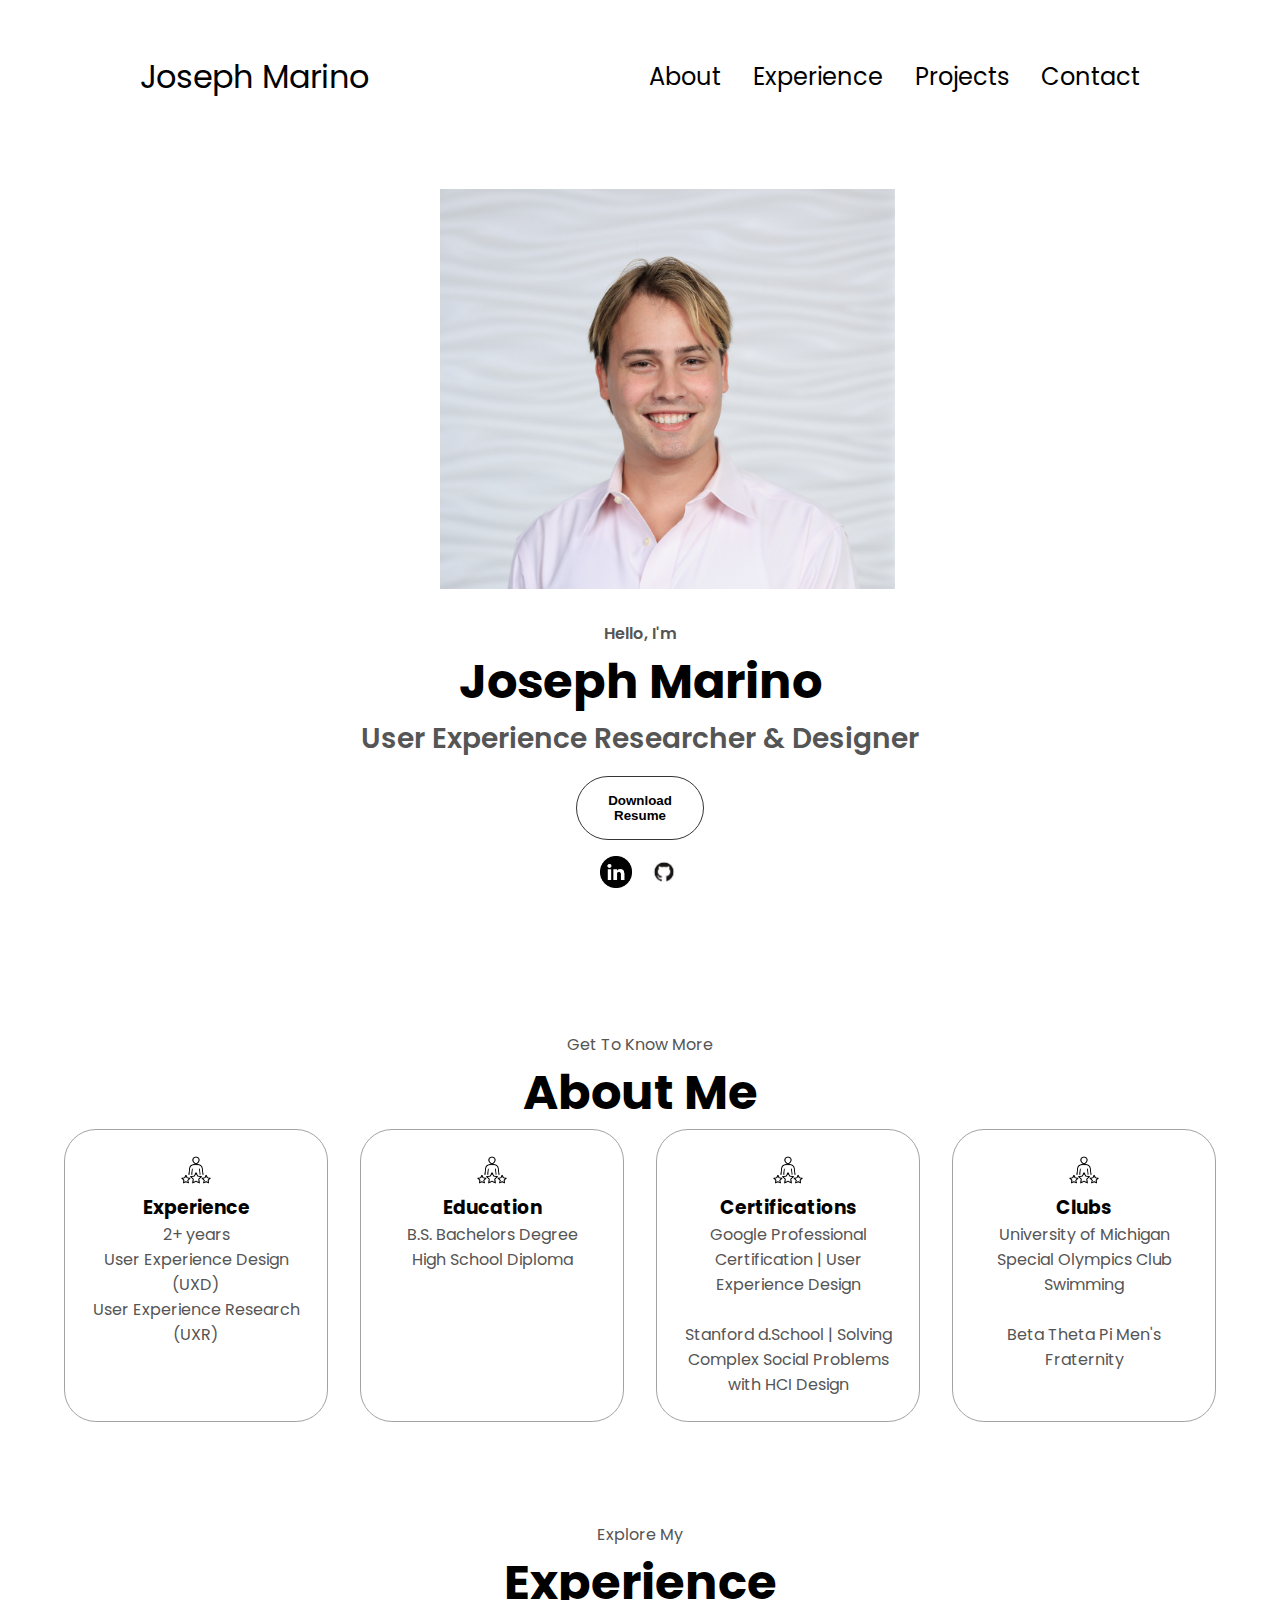
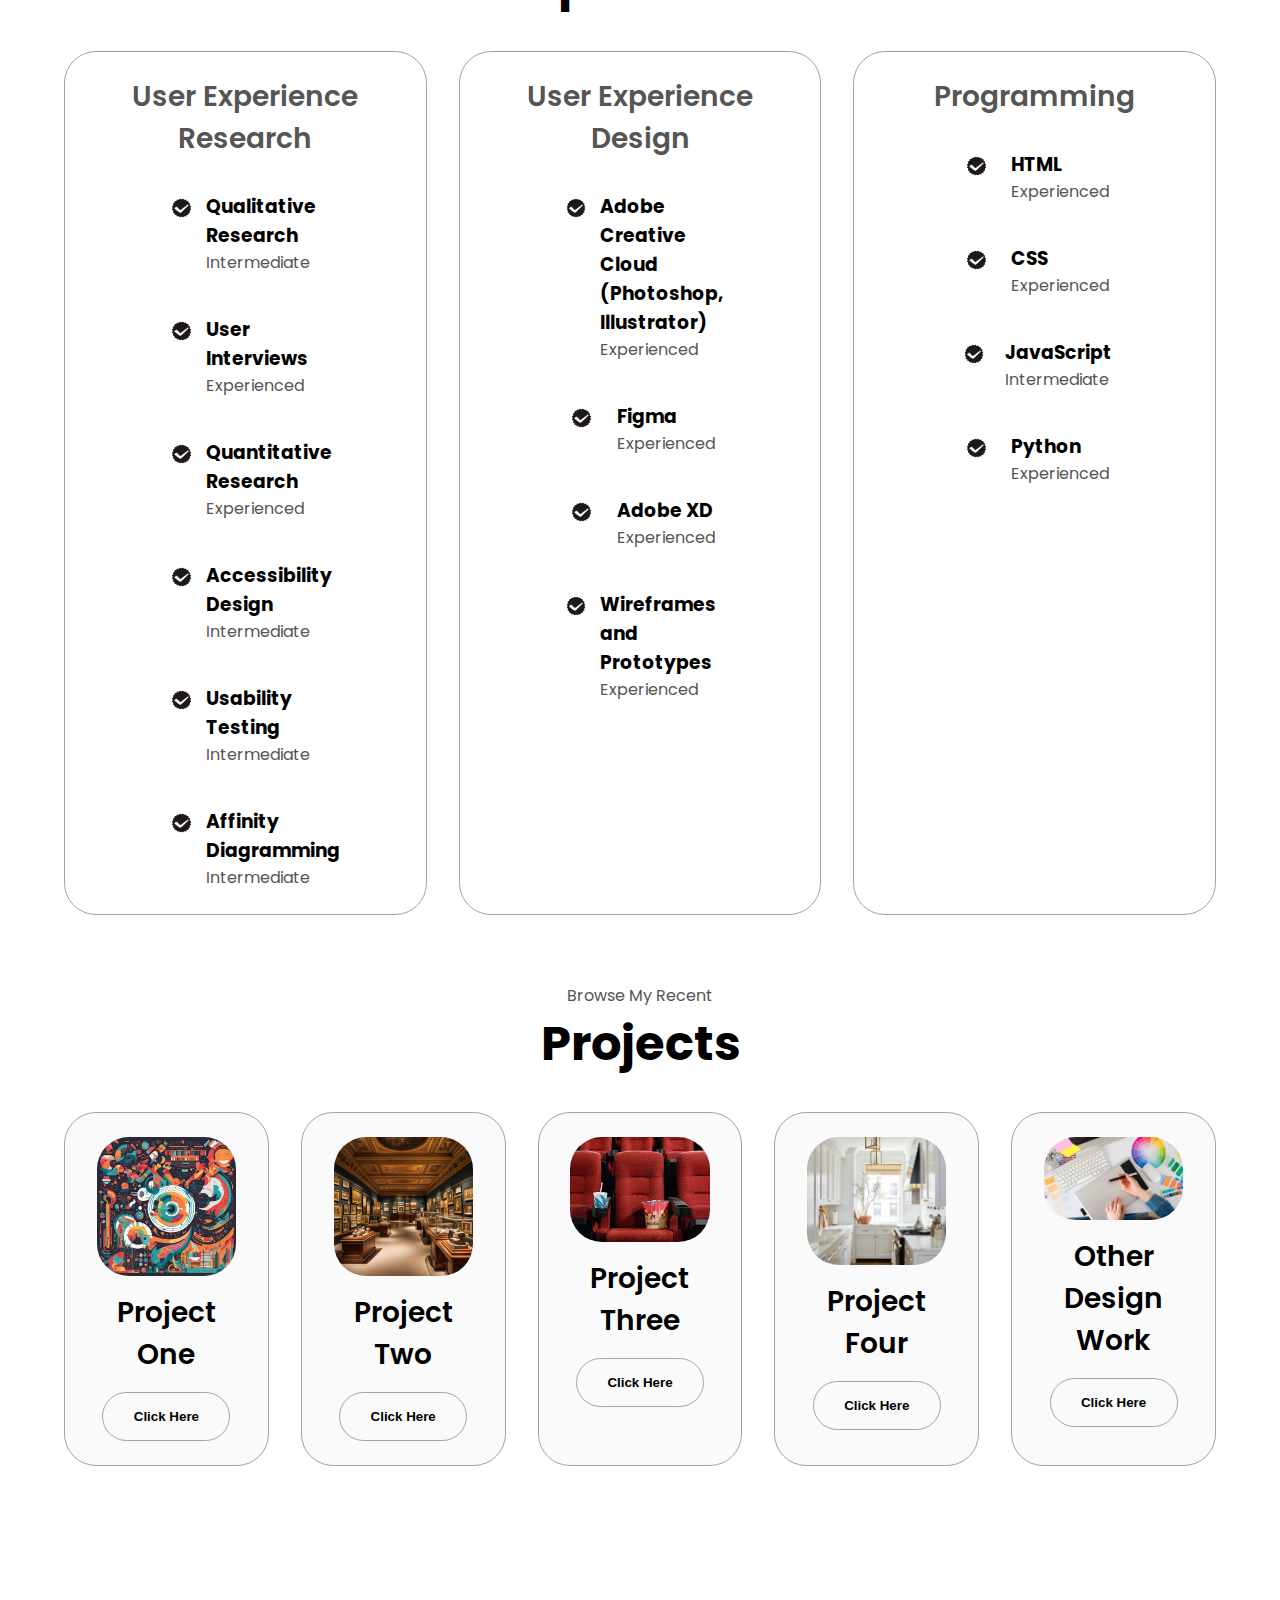
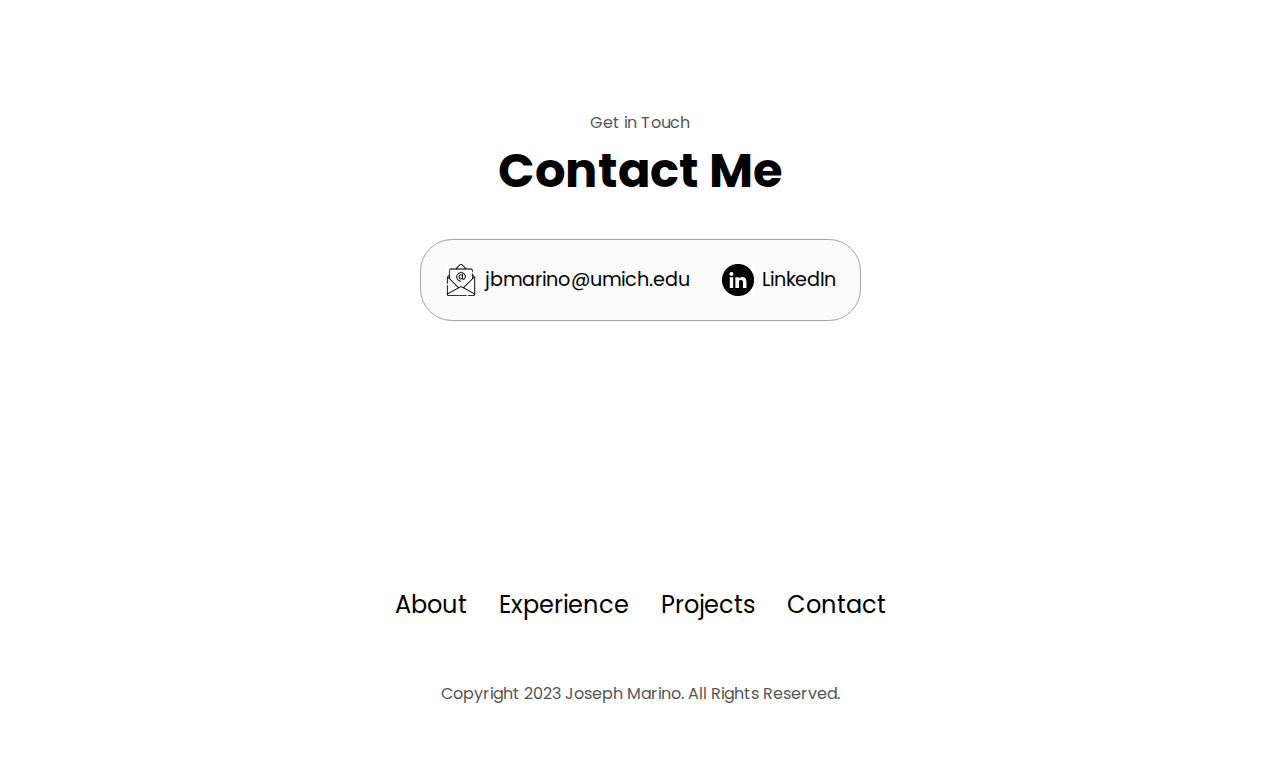
<file: index.html>
<!DOCTYPE html>
<html lang="en">
<head>
    <meta charset="UTF-8">
    <meta name="viewport" content="width=device-width, initial-scale=1.0">
    <title>My Portfolio</title>
    <link rel="stylesheet" href="css/style.css"/>
</head>
<body>
    <nav id="navigation">
        <div class="logo">Joseph Marino</div>
        <div>
            <ul class="nav-links">
                <a href="index.html">About</a>
                <a href="#experience">Experience</a>
                <a href="#projects">Projects</a>
                <a href="#contact">Contact</a>
            </ul>
        </div>
    </nav>
    <nav id="hamburger-nav">
        <div class="logo">Joseph Marino</div>
        <div class="hamburger-menu">
            <div class="hamburger-icon" onclick="toggleMenu()">
                <span></span>
                <span></span>
                <span></span>
            </div>
            <div class="menu-links">
                <li><a href="index.html" onclick="toggleMenu()">About</a></li>
                <li><a href="#experience" onclick="toggleMenu()">Experience</a></li>
                <li><a href="#projects" onclick="toggleMenu()" >Projects</a></li>
                <li><a href="#contact" onclick="toggleMenu()">Contact</a></li>
            </div>
        </div>
    </nav>
    <section id="profile">
        <div class="section_pic-container">
            <img src="./images/myheadshot.jpg" alt="Joseph Marino Profile Picture">
        </div>
        <div class="section_text">
            <p class="section_text_p1">Hello, I'm</p>
            <h1 class="title">Joseph Marino</h1>
            <p class="section_text_p2">User Experience Researcher & Designer</p>
            <div class="btn-container">
                <button
                    class="btn btn-color-2"
                    onclick="window.open('./assests/Joseph-Marino-Resume.pdf')"
                >
                    Download Resume
                </button>
            </div>
            <div id="socials">
                <img 
                    src="./images/link.png" 
                    alt="My LinkedIn profile"
                    class="icon" 
                    onclick="location.href='https://www.linkedin.com/in/joe-marino2025/'"
                />
                <img 
                    src="./images/github.png" 
                    alt="My GitHub profile" 
                    class="icon"
                    onclick="location.href='https://github.com/jbmarino/'"
                />
            </div>
        </div>
        <img 
            src="./images/arrow.png" 
            alt="Arrow icon" class="icon arrow" 
            onclick="location.href='./#about'"
        />
    </section>
    <section id="about">
        <p class="section_text_p1">Get To Know More</p>
        <h1 class="title">About Me</h1>
        <div class="about-details-container">
            <div class="about-container">
                <div class="details-container">
                    <img
                        src="./images/experience.png"
                        alt="Experience Icon"
                        class="icon"
                    />
                    <h3>Experience</h3>
                    <p>2+ years <br /> User Experience Design (UXD) <br /> User Experience Research (UXR)</p>
                </div>
                <div class="details-container">
                    <img
                        src="./images/experience.png"
                        alt="Education Icon"
                        class="icon"
                    />
                    <h3>Education</h3>
                    <p>B.S. Bachelors Degree<br /> High School Diploma</p>
                </div>
                <div class="details-container">
                    <img
                        src="./images/experience.png"
                        alt="Experience Icon"
                        class="icon"
                    />
                    <h3>Certifications</h3>
                    <p> Google Professional Certification | User Experience Design <br /> <br> Stanford d.School | Solving Complex Social Problems with HCI Design</p>
                </div>
                <div class="details-container">
                    <img
                        src="./images/experience.png"
                        alt="Experience Icon"
                        class="icon"
                    />
                    <h3>Clubs</h3>
                    <p>University of Michigan Special Olympics Club Swimming<br /> <br> Beta Theta Pi Men's Fraternity </p>
                </div>
            </div>
        </div>
    </section>
    <section id="experience">
        <p class="section_text_p1">Explore My</p>
        <h1 class="title">Experience</h1>
        <div class="experience-details-container">
            <div class="about-container">
                <div class="details-container">
                    <h2 class="experience-sub-title">User Experience Research</h2>
                    <div class="article-container">
                        <article>
                            <img 
                                src="./images/check.png" 
                                alt="Experience icon" 
                                class="icon"
                            />
                            <div>
                                <h3>Qualitative Research</h3>
                                <p>Intermediate</p>
                            </div>
                        </article>
                        <article>
                            <img 
                                src="./images/check.png" 
                                alt="Experience icon" 
                                class="icon"
                            />
                            <div>
                                <h3>User Interviews</h3>
                                <p>Experienced</p>
                            </div>
                        </article>
                        <article>
                            <img 
                                src="./images/check.png" 
                                alt="Experience icon" 
                                class="icon"
                            />
                            <div>
                                <h3>Quantitative Research</h3>
                                <p>Experienced</p>
                            </div>
                        </article>
                        <article>
                            <img 
                                src="./images/check.png" 
                                alt="Experience icon" 
                                class="icon"
                            />
                            <div>
                                <h3>Accessibility Design</h3>
                                <p>Intermediate</p>
                            </div>
                        </article>
                        <article>
                            <img 
                                src="./images/check.png" 
                                alt="Experience icon" 
                                class="icon"
                            />
                            <div>
                                <h3>Usability Testing</h3>
                                <p>Intermediate</p>
                            </div>
                        </article>
                        <article>
                            <img 
                                src="./images/check.png" 
                                alt="Experience icon" 
                                class="icon"
                            />
                            <div>
                                <h3>Affinity Diagramming</h3>
                                <p>Intermediate</p>
                            </div>
                        </article>
                    </div>
                </div>
                <div class="details-container">
                    <h2 class="experience-sub-title">User Experience Design</h2>
                    <div class="article-container">
                        <article>
                            <img 
                                src="./images/check.png" 
                                alt="Experience icon" 
                                class="icon"
                            />
                            <div>
                                <h3>Adobe Creative Cloud (Photoshop, Illustrator)</h3>
                                <p>Experienced</p>
                            </div>
                        </article>                       
                        <article>
                            <img 
                                src="./images/check.png" 
                                alt="Experience icon" 
                                class="icon"
                            />
                            <div>
                                <h3>Figma</h3>
                                <p>Experienced</p>
                            </div>
                        </article>
                        <article>
                            <img 
                                src="./images/check.png" 
                                alt="Experience icon" 
                                class="icon"
                            />
                            <div>
                                <h3>Adobe XD</h3>
                                <p>Experienced</p>
                            </div>
                        </article>
                        <article>
                            <img 
                                src="./images/check.png" 
                                alt="Experience icon" 
                                class="icon"
                            />
                            <div>
                                <h3>Wireframes and Prototypes</h3>
                                <p>Experienced</p>
                            </div>
                        </article>
                    </div>
                </div>
                <div class="details-container">
                    <h2 class="experience-sub-title">Programming</h2>
                    <div class="article-container">
                        <article>
                            <img 
                                src="./images/check.png" 
                                alt="Experience icon" 
                                class="icon"
                            />
                            <div>
                                <h3>HTML</h3>
                                <p>Experienced</p>
                            </div>
                        </article>
                        <article>
                            <img 
                                src="./images/check.png" 
                                alt="Experience icon" 
                                class="icon"
                            />
                            <div>
                                <h3>CSS</h3>
                                <p>Experienced</p>
                            </div>
                        </article>
                        <article>
                            <img 
                                src="./images/check.png" 
                                alt="Experience icon" 
                                class="icon"
                            />
                            <div>
                                <h3>JavaScript</h3>
                                <p>Intermediate</p>
                            </div>
                        </article>
                        <article>
                            <img 
                                src="./images/check.png" 
                                alt="Experience icon" 
                                class="icon"
                            />
                            <div>
                                <h3>Python</h3>
                                <p>Experienced</p>
                            </div>
                        </article>
                    </div>
                </div>
            </div>
        </div>
        <img 
            src="./images/arrow.png" 
            alt="Arrow icon" class="icon arrow" 
            onclick="location.href='./#projects'"
        />
    </section>
    <section id="projects">
        <p class="section_text_p1">Browse My Recent</p>
        <h1 class="title">Projects</h1>
        <div class="experience-details-container">
            <div class="about-container">
                <div class="details-container color-container">
                    <div class="article-container">
                        <img
                            src="./images/mental.jpg"
                            alt="Project 1"
                            class="project-img"
                        />
                    </div>
                    <h2 class="experience-sub-title project-title">Project One</h2>
                    <div class="btn-container">
                        <button 
                            class="btn btn-color-2 project-btn" 
                            onclick="location.href='project_one.html' "
                        >
                            Click Here
                        </button>
                    </div>
                </div>
                <div class="details-container color-container">
                    <div class="article-container">
                        <img
                            src="./images/tour.jpg"
                            alt="Project 2"
                            class="project-img"
                        />
                    </div>
                    <h2 class="experience-sub-title project-title">Project Two</h2>
                    <div class="btn-container">
                        <button 
                            class="btn btn-color-2 project-btn" 
                            onclick="location.href='project_two.html' "
                        >
                            Click Here
                        </button>
                    </div>
                </div>
                <div class="details-container color-container">
                    <div class="article-container">
                        <img
                            src="./images/theater.jpeg"
                            alt="Project 3"
                            class="project-img"
                        />
                    </div>
                    <h2 class="experience-sub-title project-title">Project Three</h2>
                    <div class="btn-container">
                        <button 
                            class="btn btn-color-2 project-btn" 
                            onclick="location.href='project_three.html' "
                        >
                            Click Here
                        </button>
                    </div>
                </div>
                <div class="details-container color-container">
                    <div class="article-container">
                        <img
                            src="./images/kitchen.png"
                            alt="Project Four"
                            class="project-img"
                        />
                    </div>
                    <h2 class="experience-sub-title project-title">Project Four</h2>
                    <div class="btn-container">
                        <button 
                            class="btn btn-color-2 project-btn" 
                            onclick="location.href='project_four.html' "
                        >
                            Click Here
                        </button>
                    </div>
                </div>
                <div class="details-container color-container">
                    <div class="article-container">
                        <img
                            src="./images/work.jpeg"
                            alt="Other Design Work"
                            class="project-img"
                        />
                    </div>
                    <h2 class="experience-sub-title project-title">Other Design Work</h2>
                    <div class="btn-container">
                        <button 
                            class="btn btn-color-2 project-btn" 
                            onclick="location.href='other.html' "
                        >
                            Click Here
                        </button>
                    </div>
                </div>
            </div>
        </div>
        <img 
            src="./images/arrow.png" 
            alt="Arrow icon" class="icon arrow" 
            onclick="location.href='./#contact'"
        />
    </section>
    <section id="contact">
        <p class="section_text_p1">Get in Touch</p>
        <h1 class="title">Contact Me</h1>
        <div class="contact-info-upper-container">
            <div class="contact-info-container">
                <img
                    src="./images/email.png"
                    alt="Email icon"
                    class="icon contact-icon"
                />
                <p><a href="mailto:jbmarino@umich.edu">jbmarino@umich.edu</a>
                </p>
            </div>
            <div class="contact-info-container">
                <img
                    src="./images/link.png"
                    alt="LinkedIn icon"
                    class="icon contact-icon"
                />
                <p><a href="https://www.linkedin.com/in/joe-marino2025/">LinkedIn</a>
                </p>
            </div>
        </div>
    </section>
    <footer>
        <nav>
            <div class="nav-links-container">
                <ul class="nav-links">
                    <a href="#about">About</a>
                    <a href="#experience">Experience</a>
                    <a href="#projects">Projects</a>
                    <a href="#contact">Contact</a>
                </ul>
            </div>
        </nav>
        <p>Copyright 2023 Joseph Marino. All Rights Reserved.</p>
    </footer>
    <script src="js/script.js"></script>
</body>
</html>
</file>
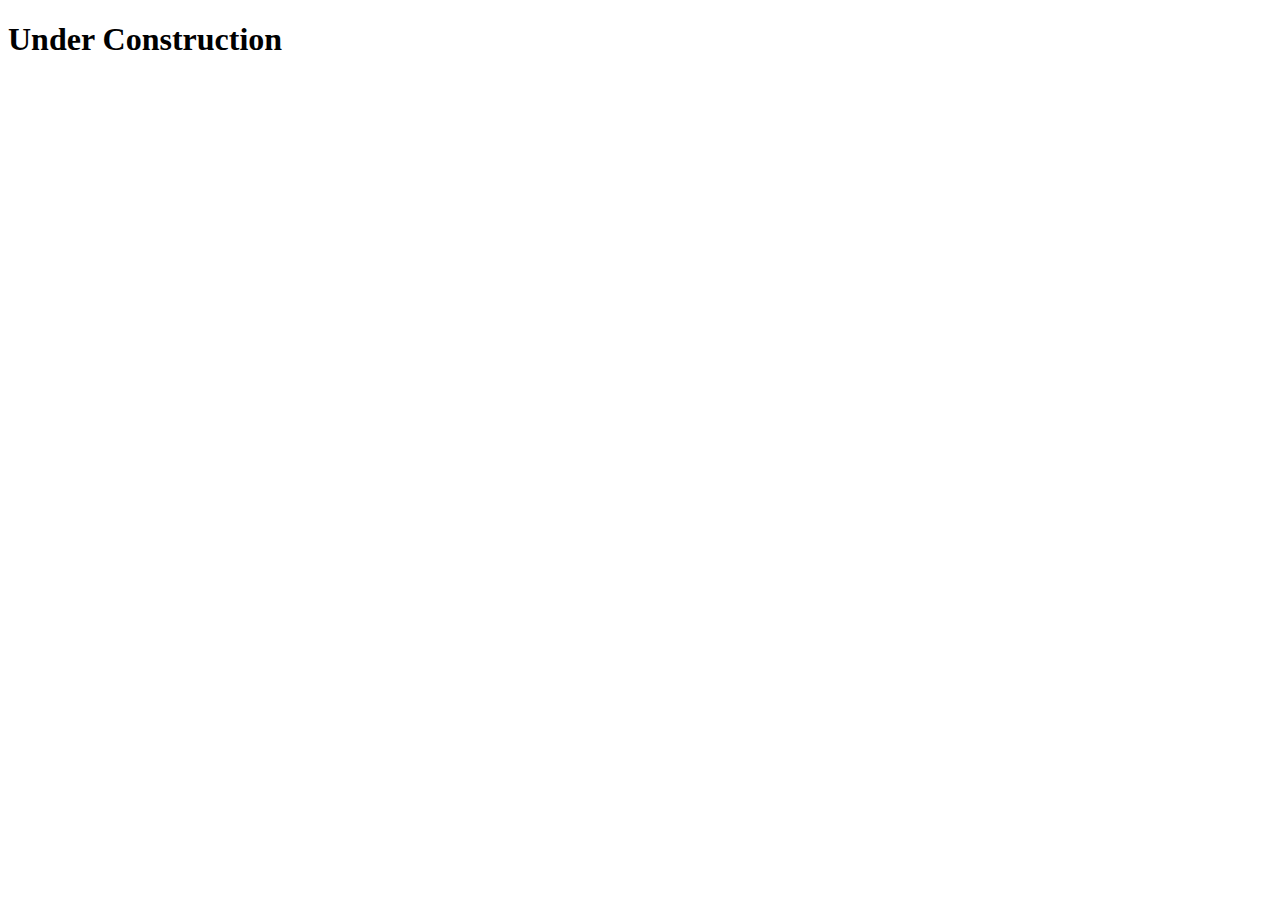
<file: other.html>
<!DOCTYPE html>
<html lang="en">
<head>
    <meta charset="UTF-8">
    <meta name="viewport" content="width=, initial-scale=1.0">
    <title>Document</title>
</head>
<body>
    <h1>Under Construction</h1>
</body>
</html>
</file>
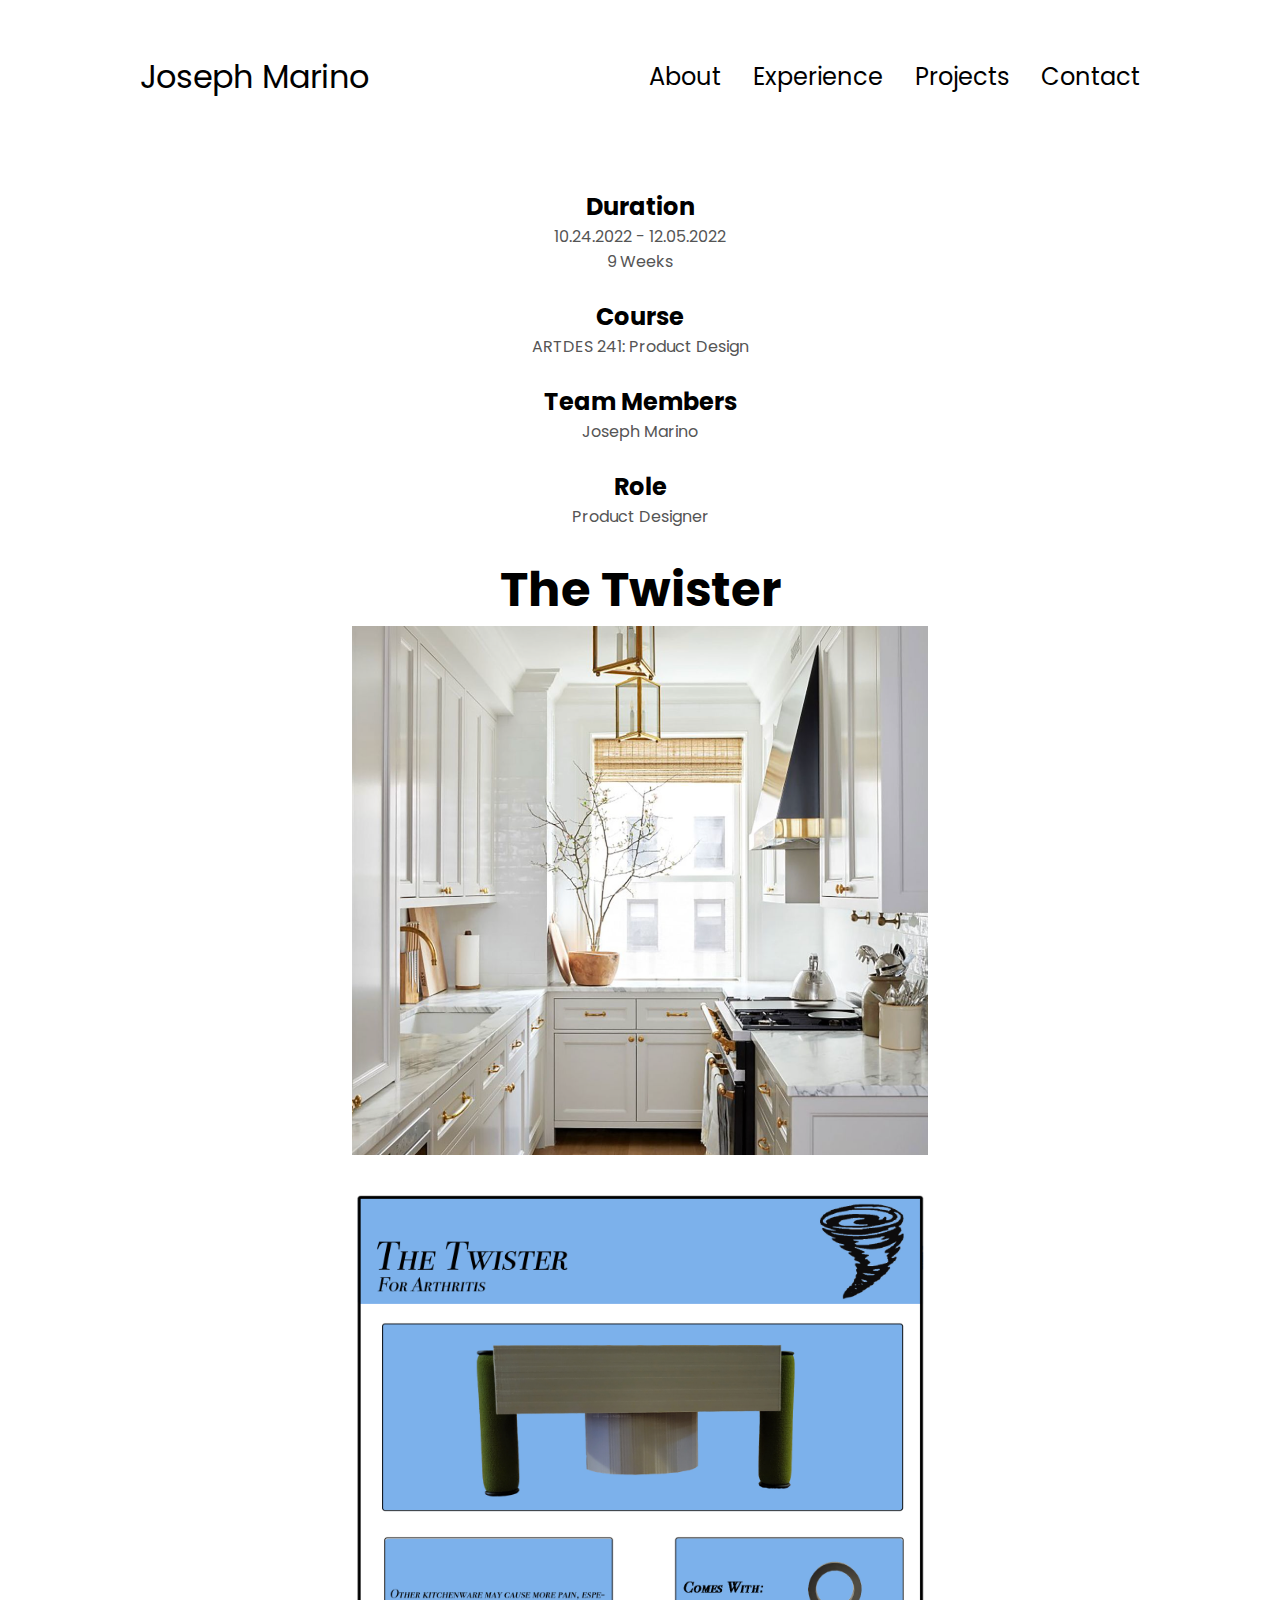
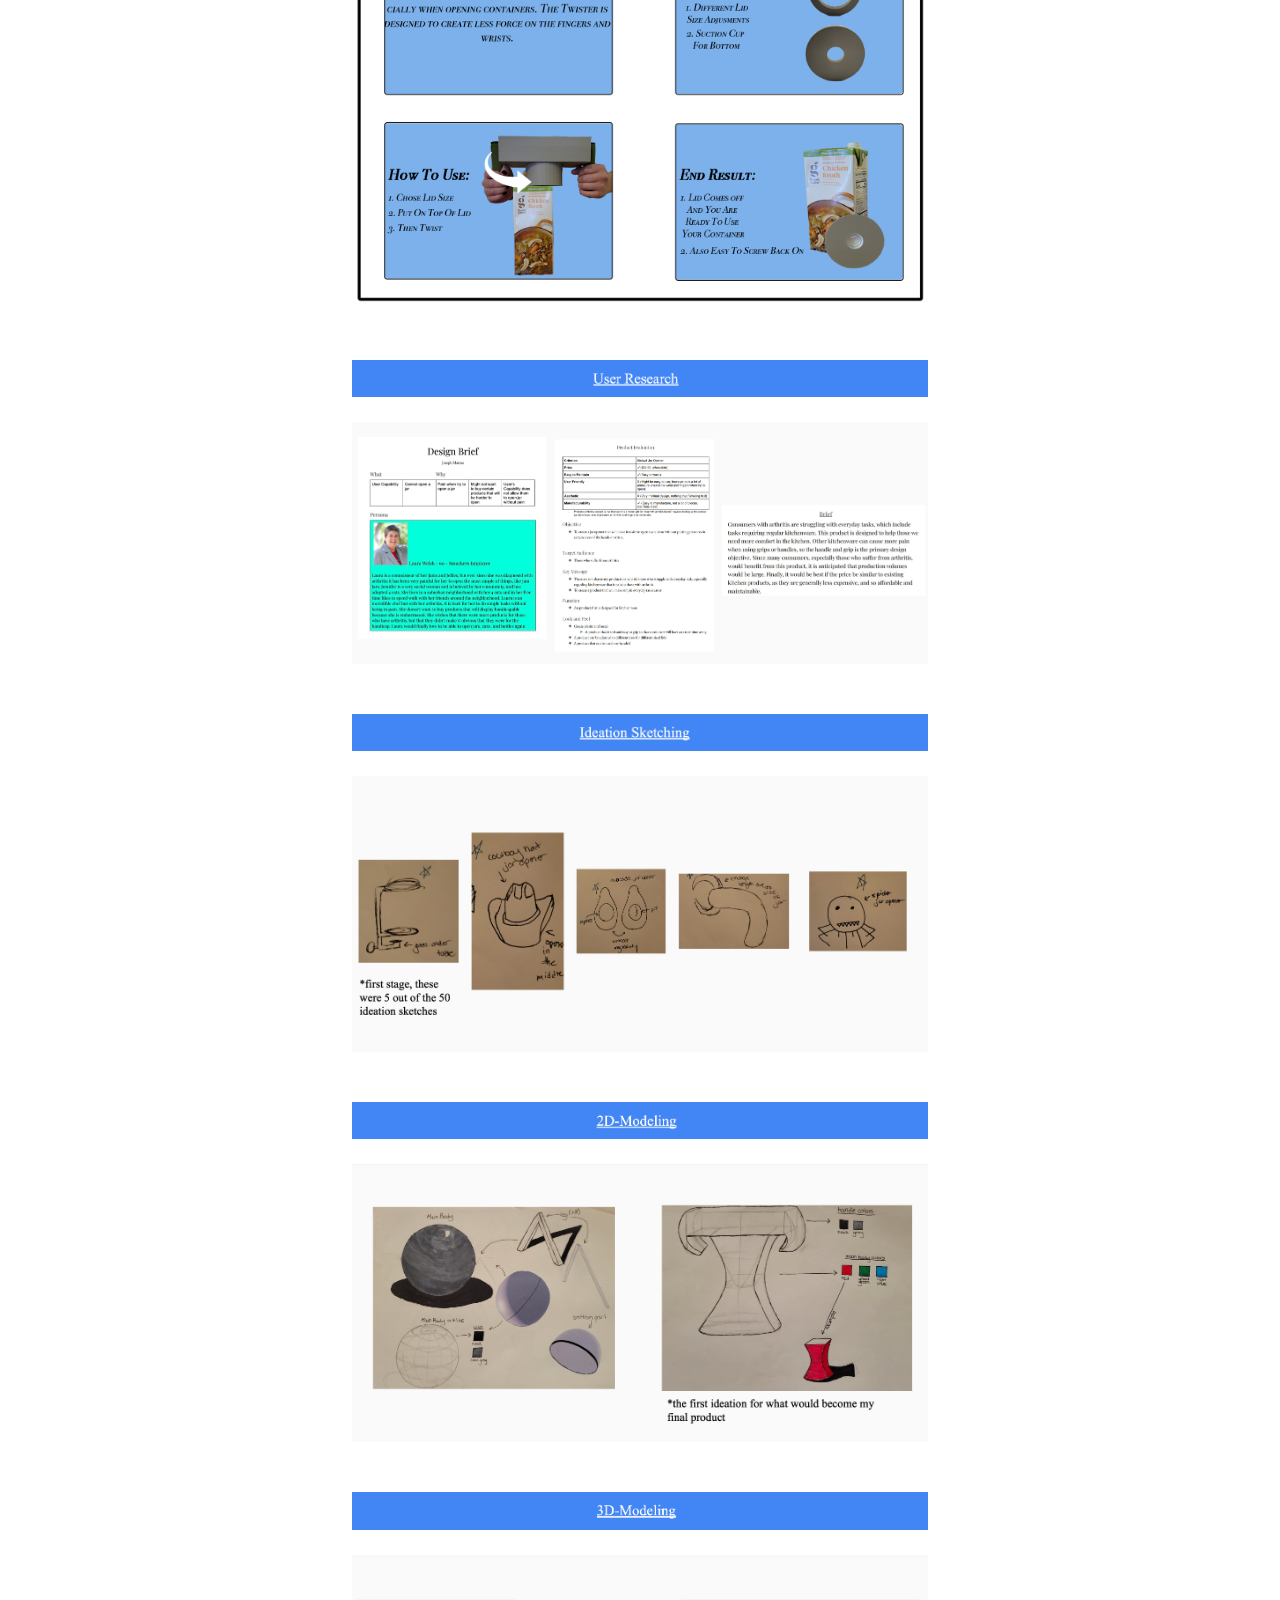
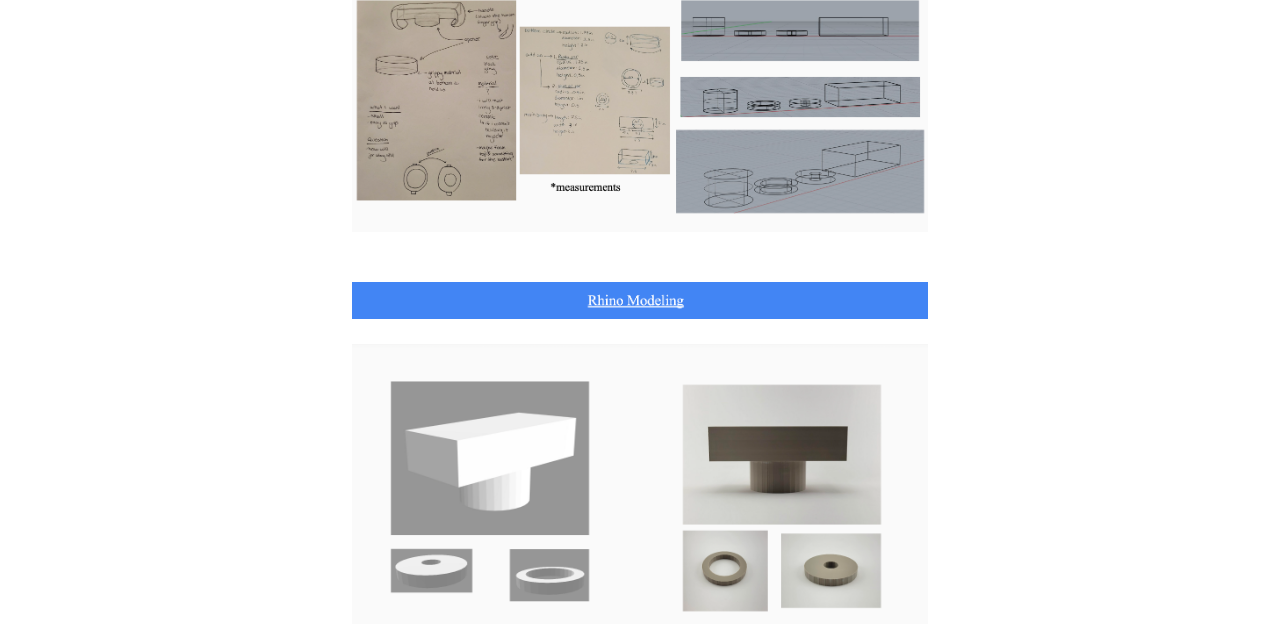
<file: project_four.html>
<!DOCTYPE html>
<html lang="en">
<head>
    <meta charset="UTF-8">
    <meta name="viewport" content="width=device-width, initial-scale=1.0">
    <title>My Portfolio</title>
    <link rel="stylesheet" href="css/style.css"/>
</head>
<body>
    <nav id="navigation">
        <div class="logo">Joseph Marino</div>
        <div>
            <ul class="nav-links">
                <a href="index.html">About</a>
                <a href="#experience">Experience</a>
                <a href="#projects">Projects</a>
                <a href="#contact">Contact</a>
            </ul>
        </div>
    </nav>
    <nav id="hamburger-nav">
        <div class="logo">Joseph Marino</div>
        <div class="hamburger-menu">
            <div class="hamburger-icon" onclick="toggleMenu()">
                <span></span>
                <span></span>
                <span></span>
            </div>
            <div class="menu-links">
                <li><a href="index.html" onclick="toggleMenu()">About</a></li>
                <li><a href="#experience" onclick="toggleMenu()">Experience</a></li>
                <li><a href="#projects" onclick="toggleMenu()" >Projects</a></li>
                <li><a href="#contact" onclick="toggleMenu()">Contact</a></li>
            </div>
        </div>
    </nav>
    <section id="projects">
        <h2>Duration</h2>
        <p class="section_text_p1"> 10.24.2022 - 12.05.2022 <br>9 Weeks</p>
        <br>
        <h2>Course</h2>
        <p class="section_text_p1">ARTDES 241: Product Design</p>
        <br>
        <h2>Team Members</h2>
        <p class="section_text_p1">Joseph Marino</p>
        <br>
        <h2>Role</h2>
        <p class="section_text_p1">Product Designer</p>
        <br>
        <h1 class="title">The Twister</h1>
        <img
        src="./images/kitchen.png"
        alt="Gallery Image"
        width="50%"
        class="center"
        />
    </section>
    <section id="gallery">
        <div style="display: flex; justify-content: center;">
            <img
            src="./images/twist.png"
            alt="Poster"
            class="center"/>
        </div>
        <br>
        <br>
        <div style="display: flex; justify-content: center;">
            <img
            src="./images/u_two.png"
            alt="Poster"
            class="center"/>
        </div>
        <br>
        <div>
            <img
            src="./images/u.png"
            alt="Poster"
            width="200%"
            class="center"/>
        </div>
        <br>
        <br>
        <div style="display: flex; justify-content: center;">
            <img
            src="./images/i_two.png"
            alt="Poster"
            class="center"/>
        </div>
        <br>
        <div>
            <img
            src="./images/i.png"
            alt="Poster"
            width="200%"
            class="center"/>
        </div>
        <br>
        <br>
        <div style="display: flex; justify-content: center;">
            <img
            src="./images/f_two.png"
            alt="Poster"
            class="center"/>
        </div>
        <br>
        <div>
            <img
            src="./images/f.png"
            alt="Poster"
            width="200%"
            class="center"/>
        </div>
        <br>
        <br>
        <div style="display: flex; justify-content: center;">
            <img
            src="./images/m_twp.png"
            alt="Poster"
            class="center"/>
        </div>
        <br>
        <div>
            <img
            src="./images/m.png"
            alt="Poster"
            width="200%"
            class="center"/>
        </div>
        <br>
        <br>
        <div style="display: flex; justify-content: center;">
            <img
            src="./images/r_two.png"
            alt="Poster"
            class="center"/>
        </div>
        <br>
        <div>
            <img
            src="./images/r.png"
            alt="Poster"
            width="200%"
            class="center"/>
        </div>
    </section>
    <script src="js/script.js"></script>
</body>
</html>
</file>
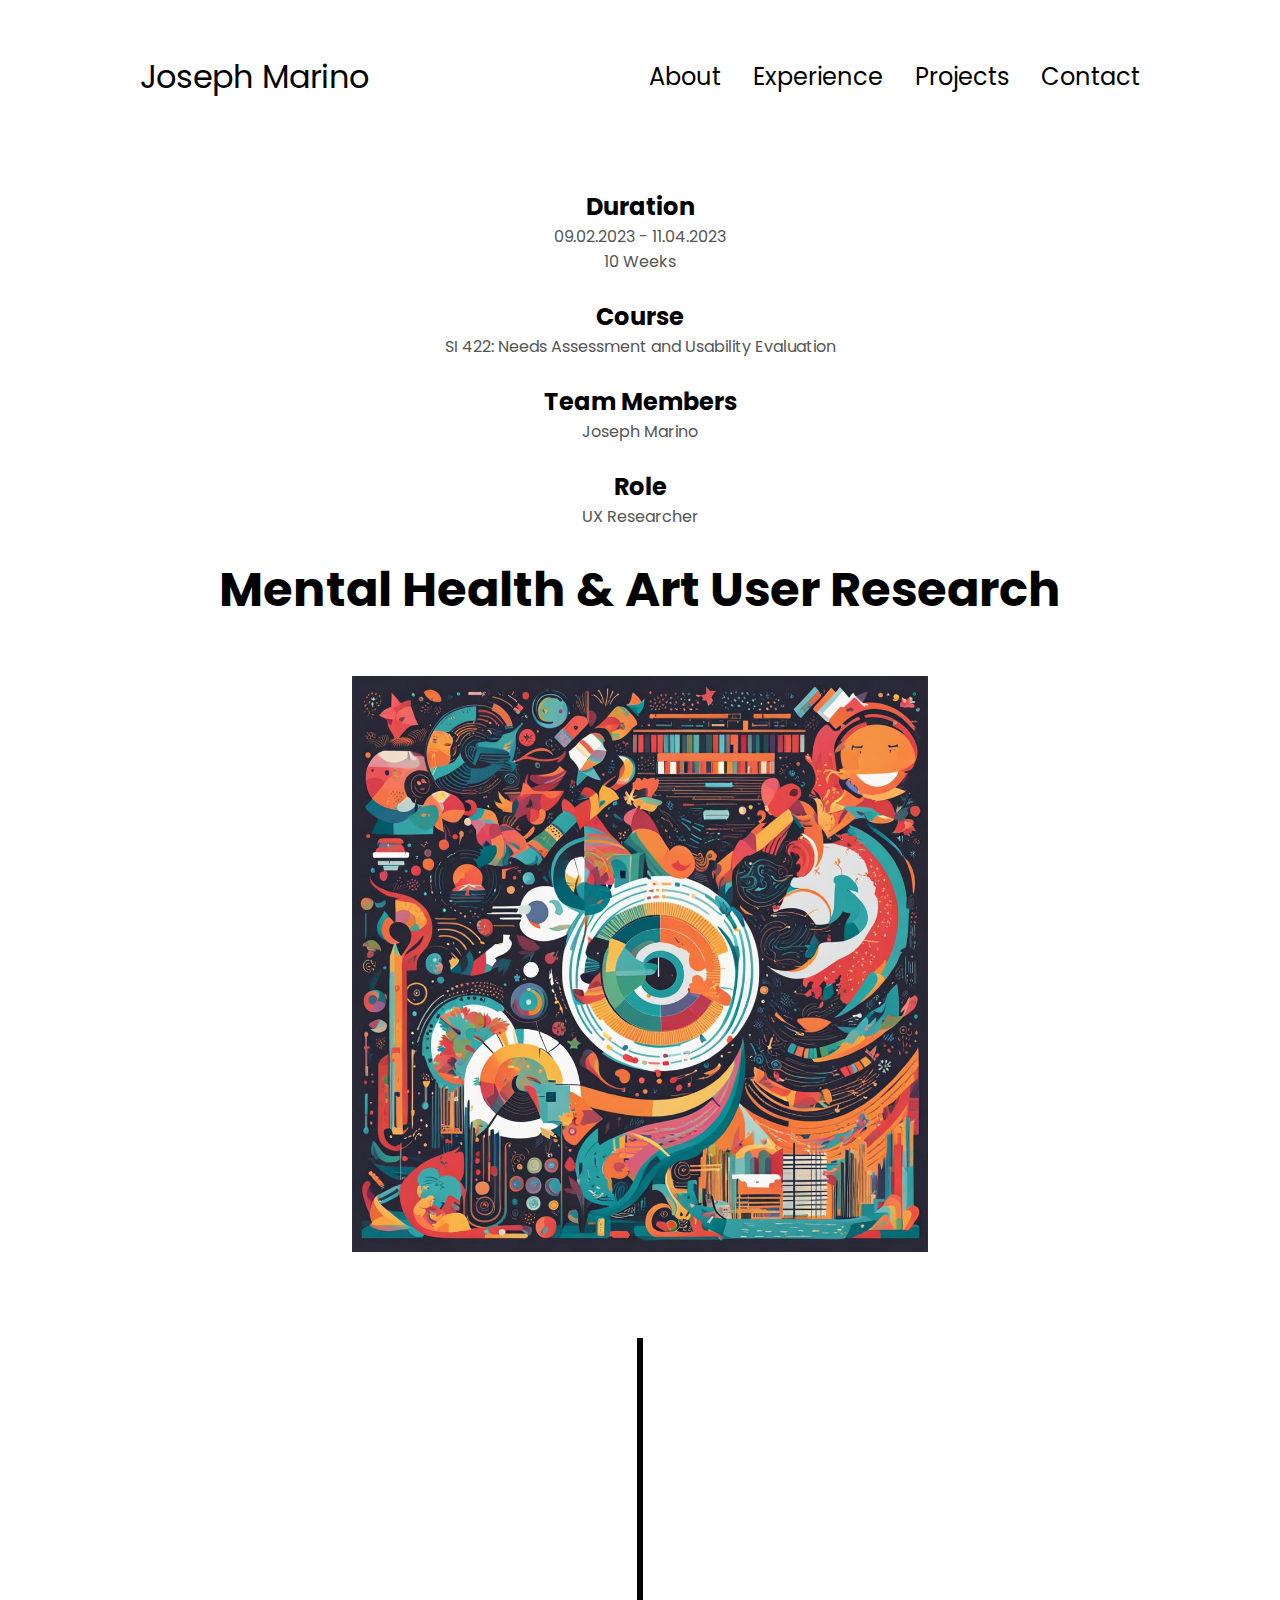
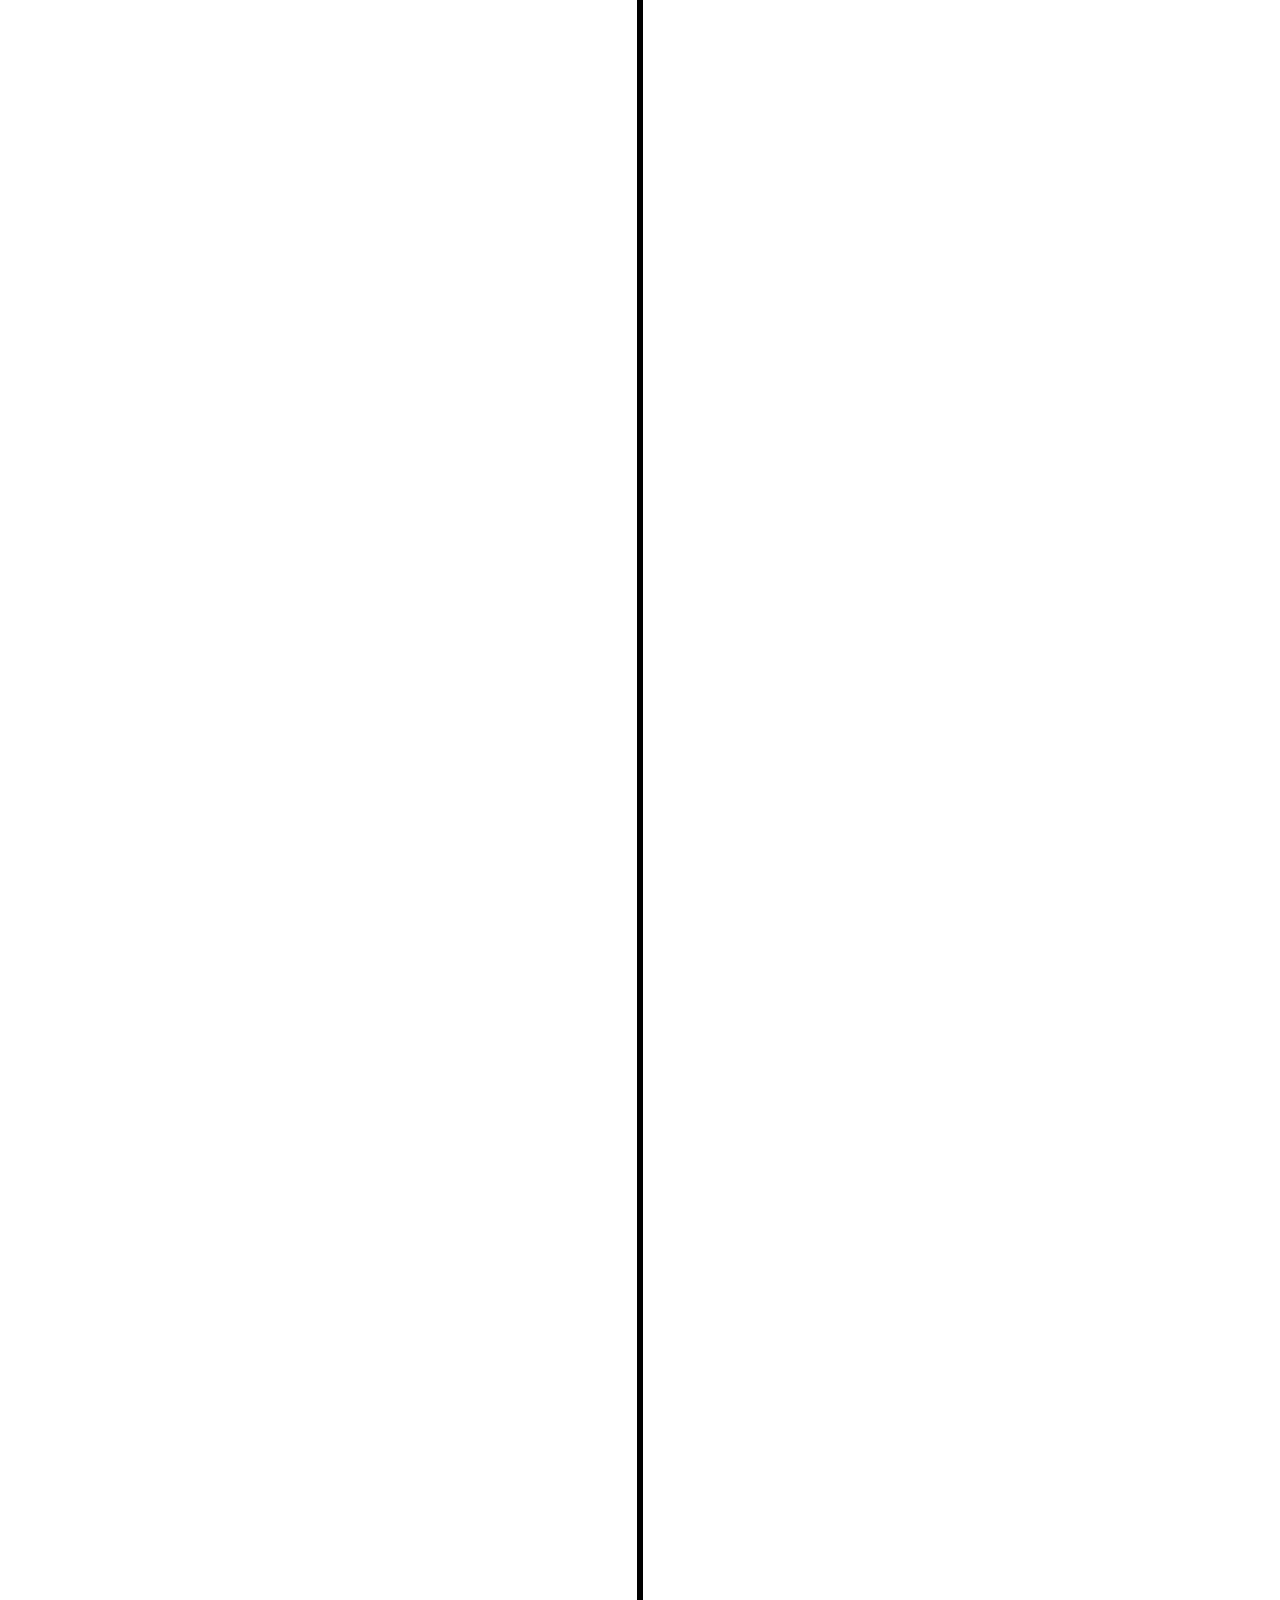
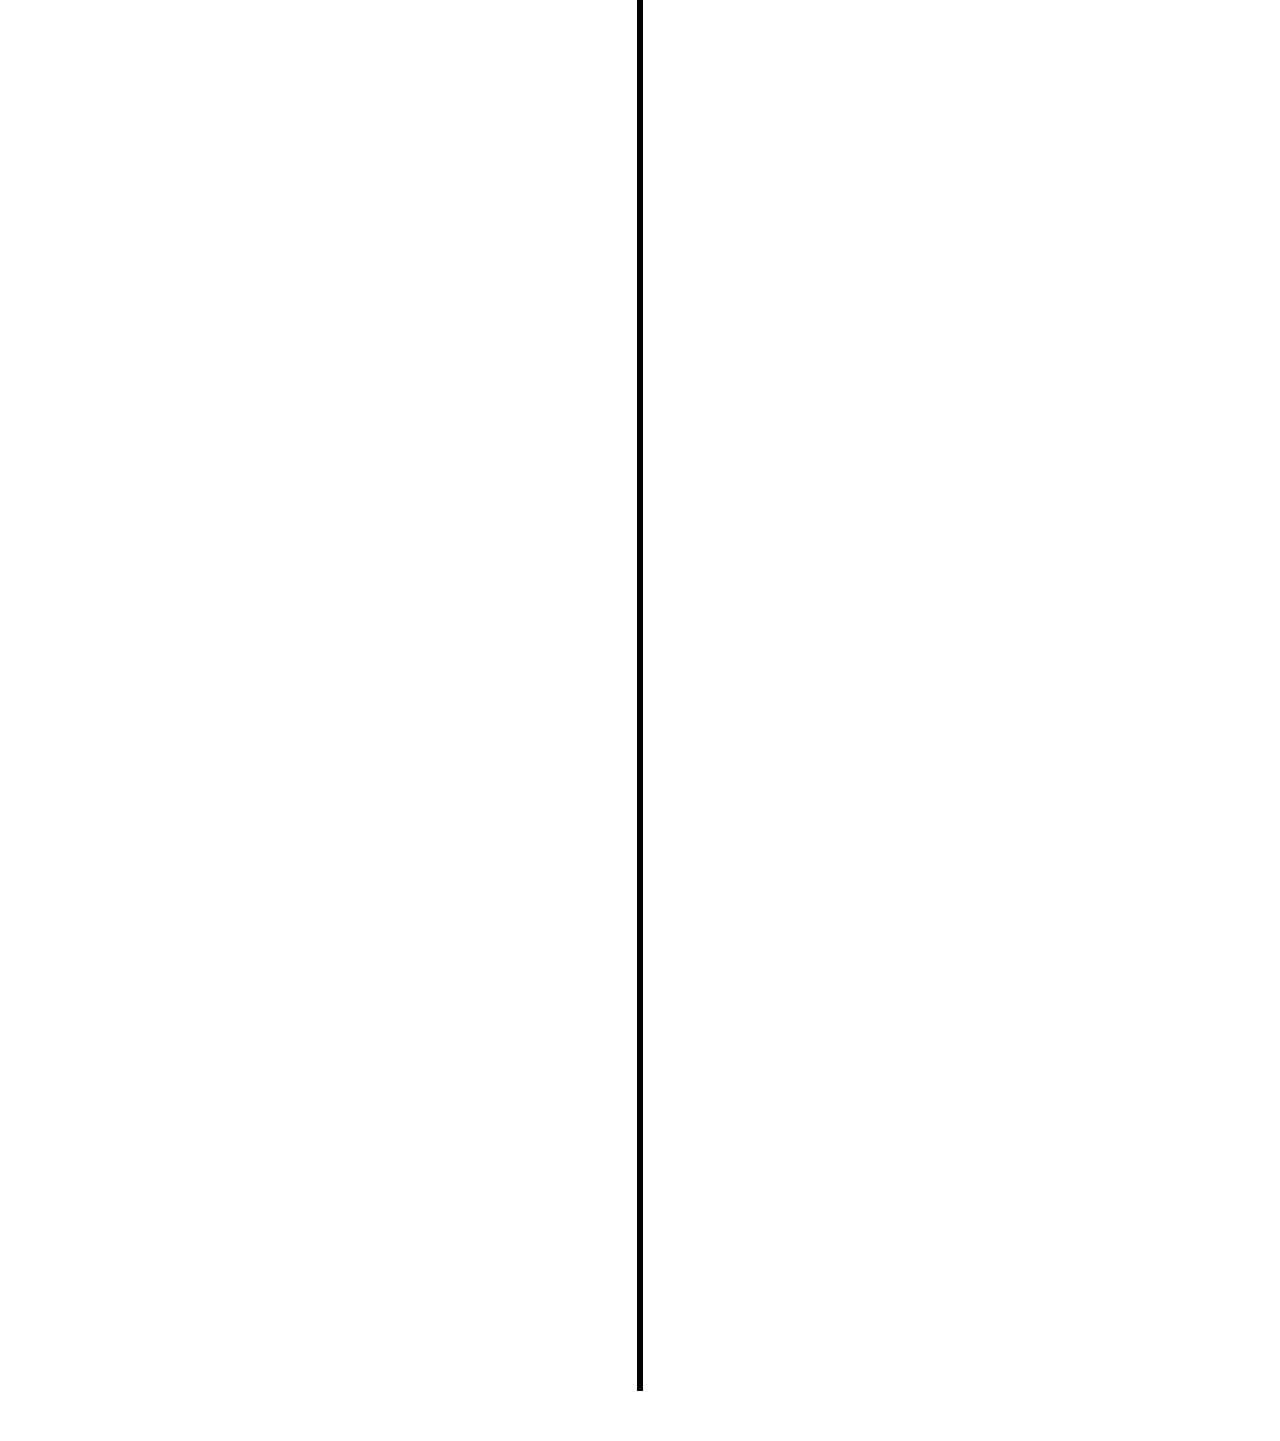
<file: project_one.html>
<!DOCTYPE html>
<html lang="en">
<head>
    <meta charset="UTF-8">
    <meta name="viewport" content="width=device-width, initial-scale=1.0">
    <title>My Portfolio</title>
    <link rel="stylesheet" href="css/style.css"/>
</head>
<body>
    <nav id="navigation">
        <div class="logo">Joseph Marino</div>
        <div>
            <ul class="nav-links">
                <a href="index.html">About</a>
                <a href="#experience">Experience</a>
                <a href="#projects">Projects</a>
                <a href="#contact">Contact</a>
            </ul>
        </div>
    </nav>
    <nav id="hamburger-nav">
        <div class="logo">Joseph Marino</div>
        <div class="hamburger-menu">
            <div class="hamburger-icon" onclick="toggleMenu()">
                <span></span>
                <span></span>
                <span></span>
            </div>
            <div class="menu-links">
                <li><a href="index.html" onclick="toggleMenu()">About</a></li>
                <li><a href="#experience" onclick="toggleMenu()">Experience</a></li>
                <li><a href="#projects" onclick="toggleMenu()" >Projects</a></li>
                <li><a href="#contact" onclick="toggleMenu()">Contact</a></li>
            </div>
        </div>
    </nav>
    <section id="projects">
        <h2>Duration</h2>
        <p class="section_text_p1">09.02.2023 - 11.04.2023<br>10 Weeks</p>
        <br>
        <h2>Course</h2>
        <p class="section_text_p1">SI 422: Needs Assessment and Usability Evaluation</p>
        <br>
        <h2>Team Members</h2>
        <p class="section_text_p1">Joseph Marino</p>
        <br>
        <h2>Role</h2>
        <p class="section_text_p1">UX Researcher</p>
        <br>
        <h1 class="title">Mental Health & Art User Research</h1>
        <br>
        <br>
        <img
        src="./images/mental.jpg"
        alt="Mental Health & Art Image"
        width="50%"
        class="center"
        />
    </section>
    <section id="time">
        <div class="timeline">
            <div class="container-one left">
                <div class="text-box">
                    <h2>Week One: Choosing a Problem</h2>
                    <small>August 28th - September 2nd</small>
                    <p>In the first week, the focus was on selecting a semester-long problem, 
                    understanding its existing context, and considering potential solutions while 
                    reflecting on personal biases and perspectives.</p>
                    <br>
                    <div class="btn-container">
                        <button 
                            class="btn btn-color-2 project-btn" 
                            onclick="window.open('./assests/week-one.pdf')"
                        >
                            Problem
                        </button>
                    </div>
                    <span class="left-arrow"></span>
                </div>
            </div>
            <div class="container-one right">   
                <div class="text-box">
                    <h2>Week Three: Research Plan</h2>
                    <small>September 11th - September 16th</small>
                    <p> During Week 3, a research plan was established, 
                    aligning deliverables with research objectives 
                    and selecting generative or observational methods for interviews.</p>
                    <br>
                    <div class="btn-container">
                        <button 
                            class="btn btn-color-2 project-btn" 
                            onclick="window.open('./assests/week-three.pdf')"
                        >
                            Research Plan
                        </button>
                    </div>
                    <span class="right-arrow"></span>
                </div>
            </div>
            <div class="container-one left">
                <div class="text-box">
                    <h2>Week Four: Recruitment</h2>
                    <small>September 18th - September 23rd</small>
                    <p>In Week 4, a recruitment plan was outlined, 
                    including participant criteria, recruitment materials, and informed consent, 
                    all in harmony with research objectives.</p>
                    <br>
                    <div class="btn-container">
                        <button 
                            class="btn btn-color-2 project-btn" 
                            onclick="window.open('./assests/week-four.pdf')"
                        >
                            Recruitment Plan
                        </button>
                    </div>
                    <span class="left-arrow"></span>
                </div>
            </div>
            <div class="container-one right">
                <div class="text-box">
                    <h2>Week Five: Interview</h2>
                    <small>September 25th - September 30th</small>
                    <p>Week 5 involved preparing and piloting a semi-structured interview guide, 
                    with a focus on bias avoidance and adjustments based on pilot feedback.</p>
                    <span class="right-arrow"></span>
                </div>
            </div>
            <div class="container-one left">
                <div class="text-box">
                    <h2>Week Six: Interview</h2>
                    <small>October 9th - October 14th</small>
                    <p>This week encompassed conducting interviews, 
                    transforming data into transcripts, 
                    and critical self-reflection on research choices and potential improvements.</p>
                    <span class="left-arrow"></span>
                </div>
            </div>
            <div class="container-one right">
                <div class="text-box">
                    <h2>Week Seven: Thematic Analysis - Coding</h2>
                    <small>October 16th - October 21st</small>
                    <p>During Week 7, interview data was coded, patterns were identified, 
                    and their relevance to research objectives was discussed.</p>
                    <span class="right-arrow"></span>
                </div>
            </div>
            <div class="container-one left">
                <div class="text-box">
                    <h2>Week Nine: Thematic Analysis - Themes</h2>
                    <small>October 23rd - Ovtober 28th</small>
                    <p>Week 9 was dedicated to transforming codes into themes using an affinity diagram, 
                    considering whether saturation was reached, and reflecting on the research process.</p>
                    <br>
                    <img
                    src="./images/diagram.png"
                    alt="Affinity Diagram"
                    width="100%"
                    height="100%"
                    />
                    <br>
                    <div class="btn-container">
                        <button 
                            class="btn btn-color-2 project-btn" 
                            onclick="window.open('./assests/diagram.pdf')"
                        >
                            Zoom In
                        </button>
                    </div>
                    <span class="left-arrow"></span>
                </div>
            </div>   
            <div class="container-one right">
                <div class="text-box">
                    <h2>Week Ten: Deliverables</h2>
                    <small>October 30th - November 4th</small>
                    <p>In the final week, deliverables, such as personas and storyboards, 
                    were created to encapsulate research findings, 
                    and an executive summary was provided.</p>
                    <br>
                    <div class="btn-container">
                        <button 
                            class="btn btn-color-2 project-btn" 
                            onclick="window.open('./assests/personna.pdf')"
                        >
                            Persona
                        </button>
                    </div>
                    <br>
                    <div class="btn-container">
                        <button 
                            class="btn btn-color-2 project-btn" 
                            onclick="window.open('./assests/map.pdf')"
                        >
                            Experience Map
                        </button>
                    </div>
                    <br>
                    <br>
                    <div class="btn-container">
                        <button 
                            class="btn btn-color-2 project-btn" 
                            onclick="window.open('./assests/week-ten.pdf')"
                        >
                            Description
                        </button>
                    </div>
                    <span class="right-arrow"></span>
                </div>
            </div>
            <div class="container-one left">
                <div class="text-box">
                    <h2>Key Findings</h2>
                    <br>
                    <h2>Preference for Traditional Art</h2>
                    <p>Participants expressed a preference for traditional visual art forms, 
                    for example: Mona Lisa. 
                    The emotional richness and perceived authenticity of traditional art were seen as more impactful on mental health compared to virtual art.
                    </p>
                    <br>
                    <h2>Navigation Challenges</h2>
                    <p>User engagement was hindered by navigation challenges and usability issues within virtual art environments. 
                    These challenges emerged as obstacles in creating positive outcomes.</p>
                    <br>
                </div>
            </div>
            <div class="container-one right">
                <div class="text-box">
                    <h2>Lessons</h2>
                    <p>Two lessons I learned from my UX research is the importance of actively listening to participants and encouraging them to express their thoughts verbally. 
                    Through this approach, I learned that participants often share deeper insights and emotions. 
                    This not only builds trust but also enables participants to provide more honest and valuable feedback. 
                    It became clear that promoting vocal expression during user interviews can uncover valuable insights. </p>
                </div>
            </div>
        </div>
    </section>
    <script src="js/script.js"></script>
</body>
</html>
</file>
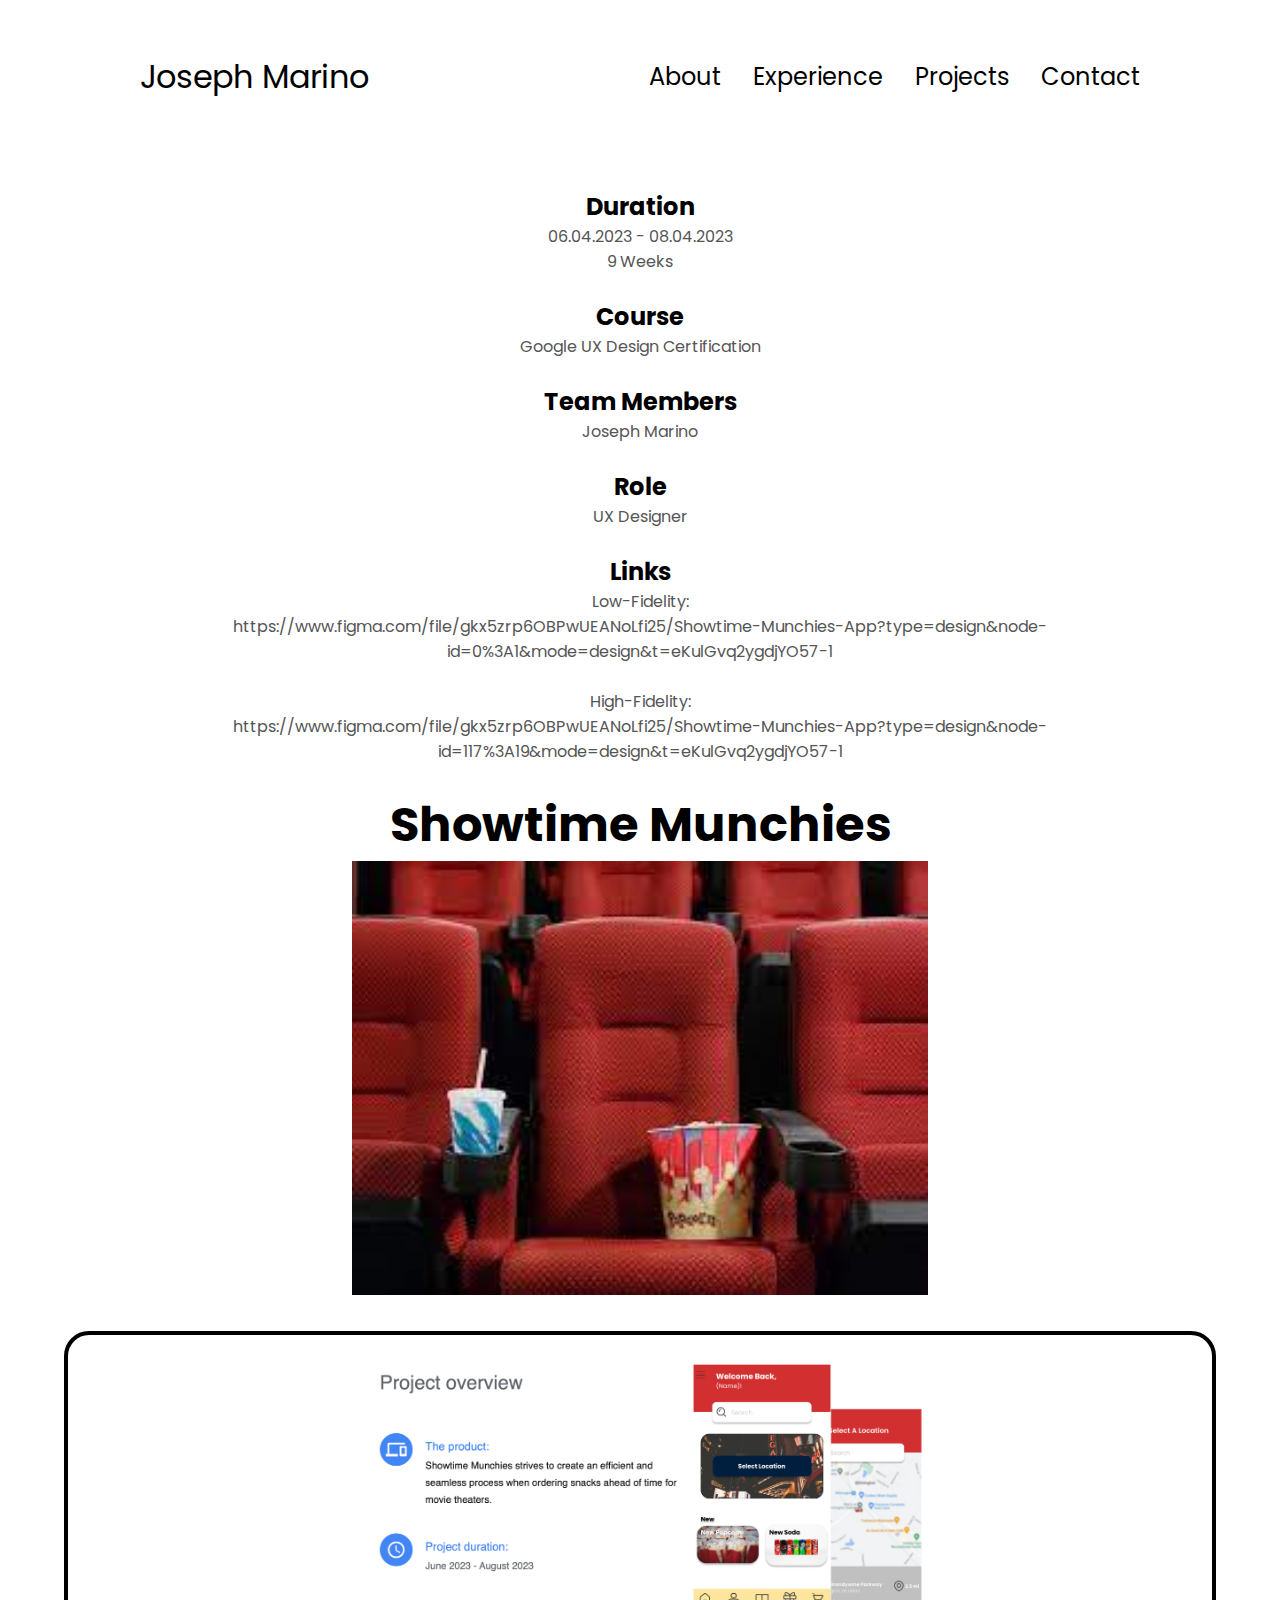
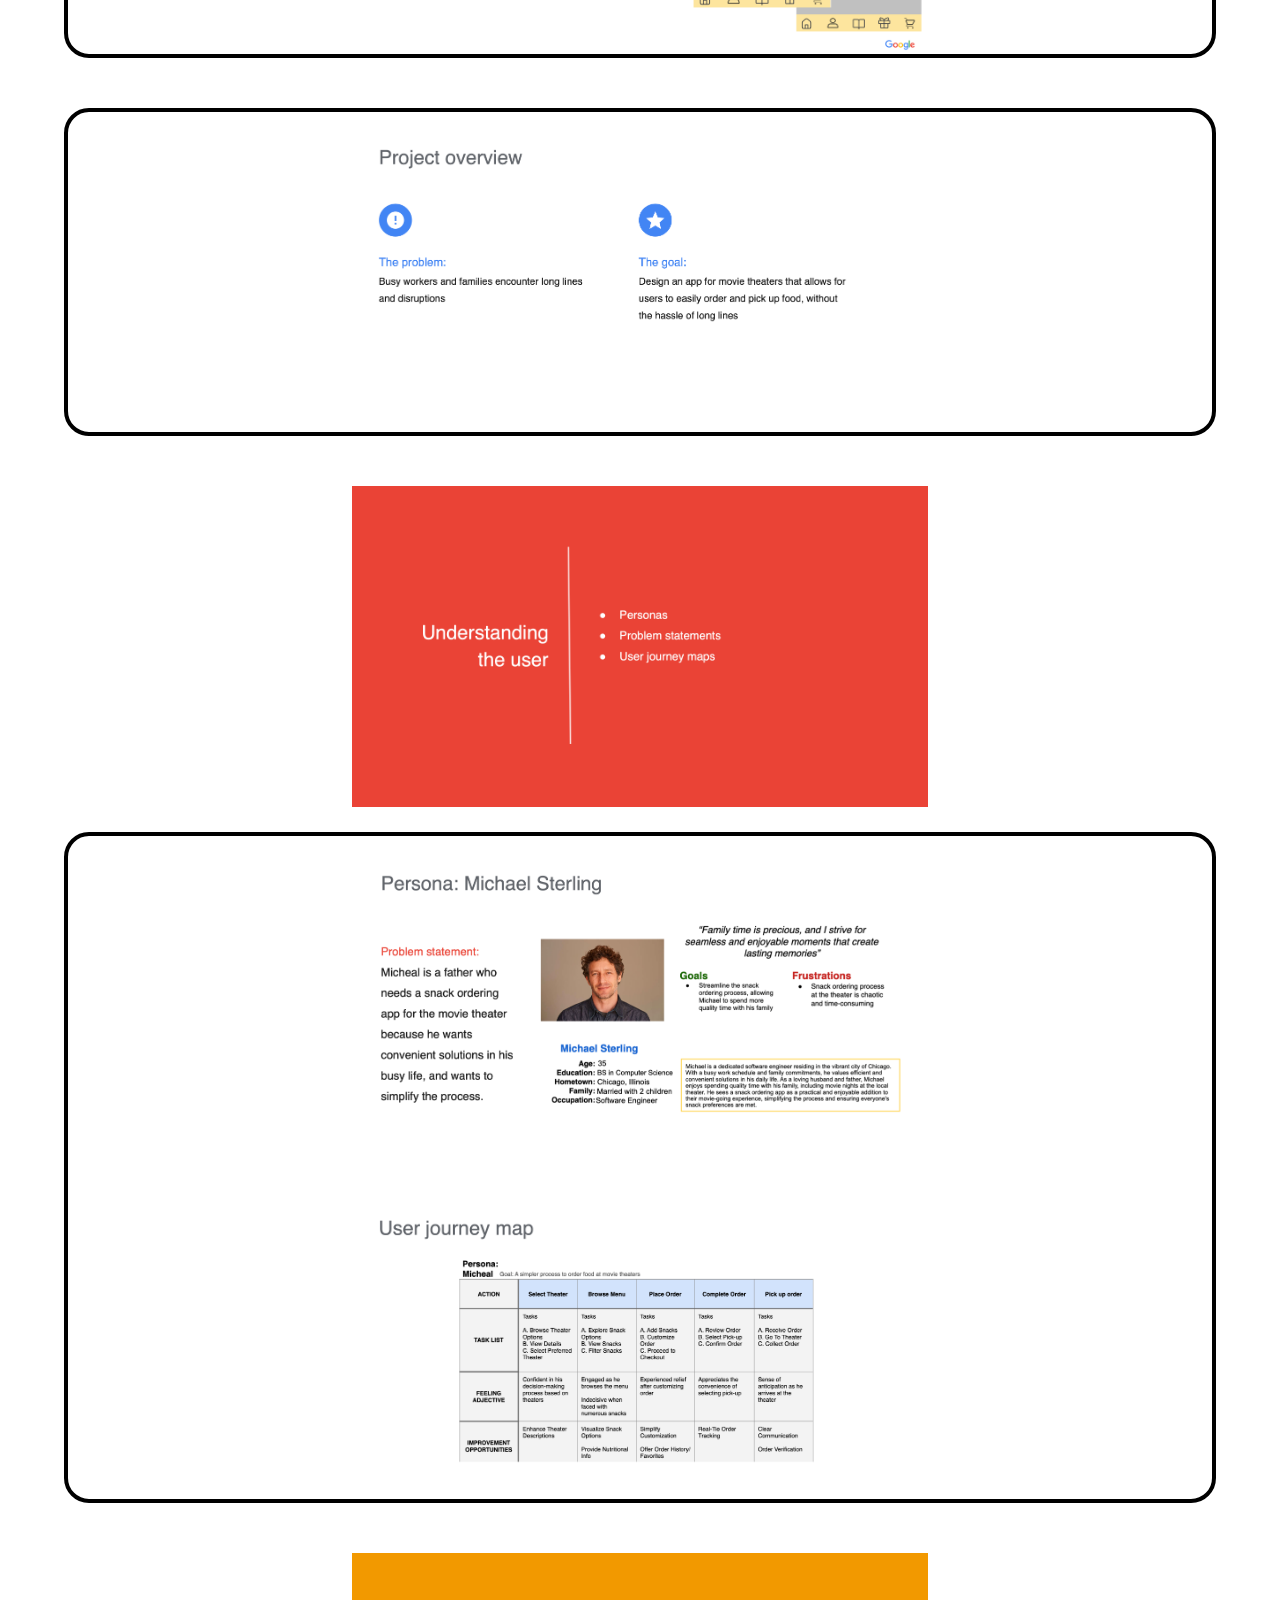
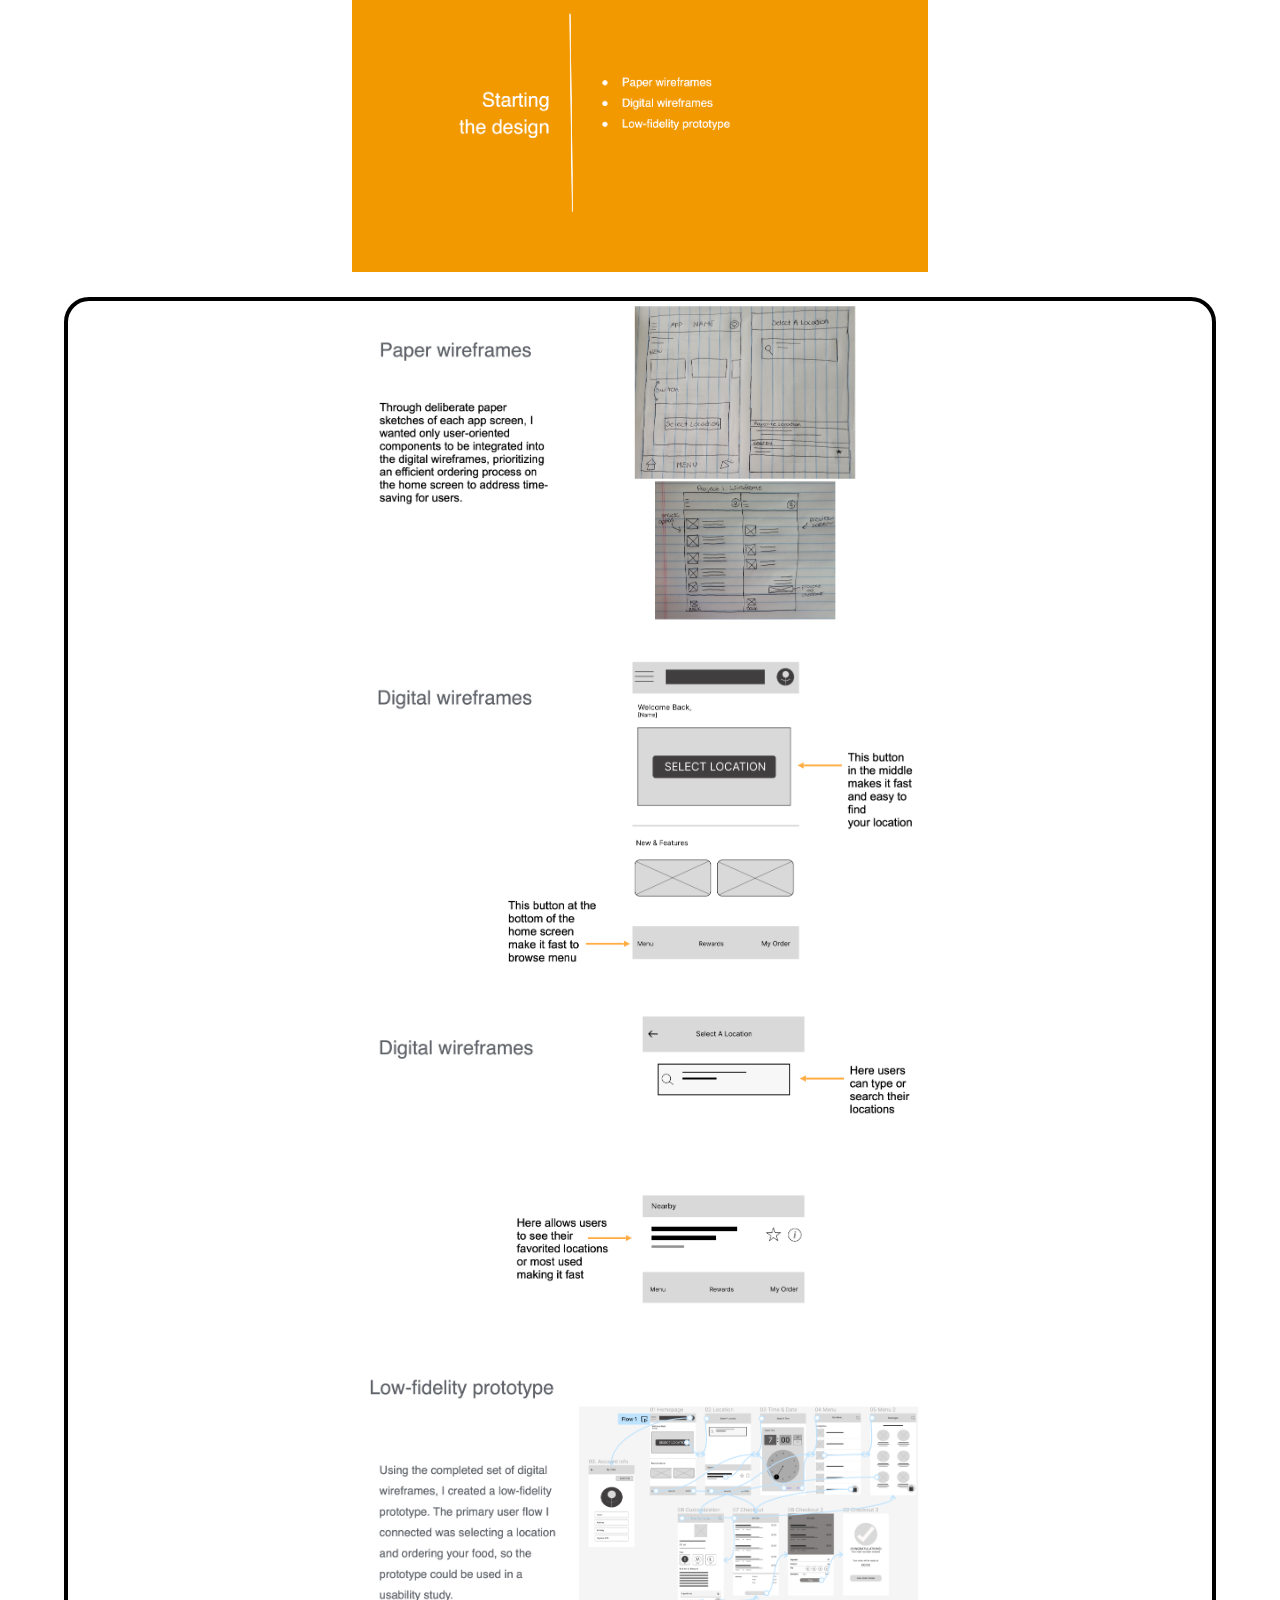
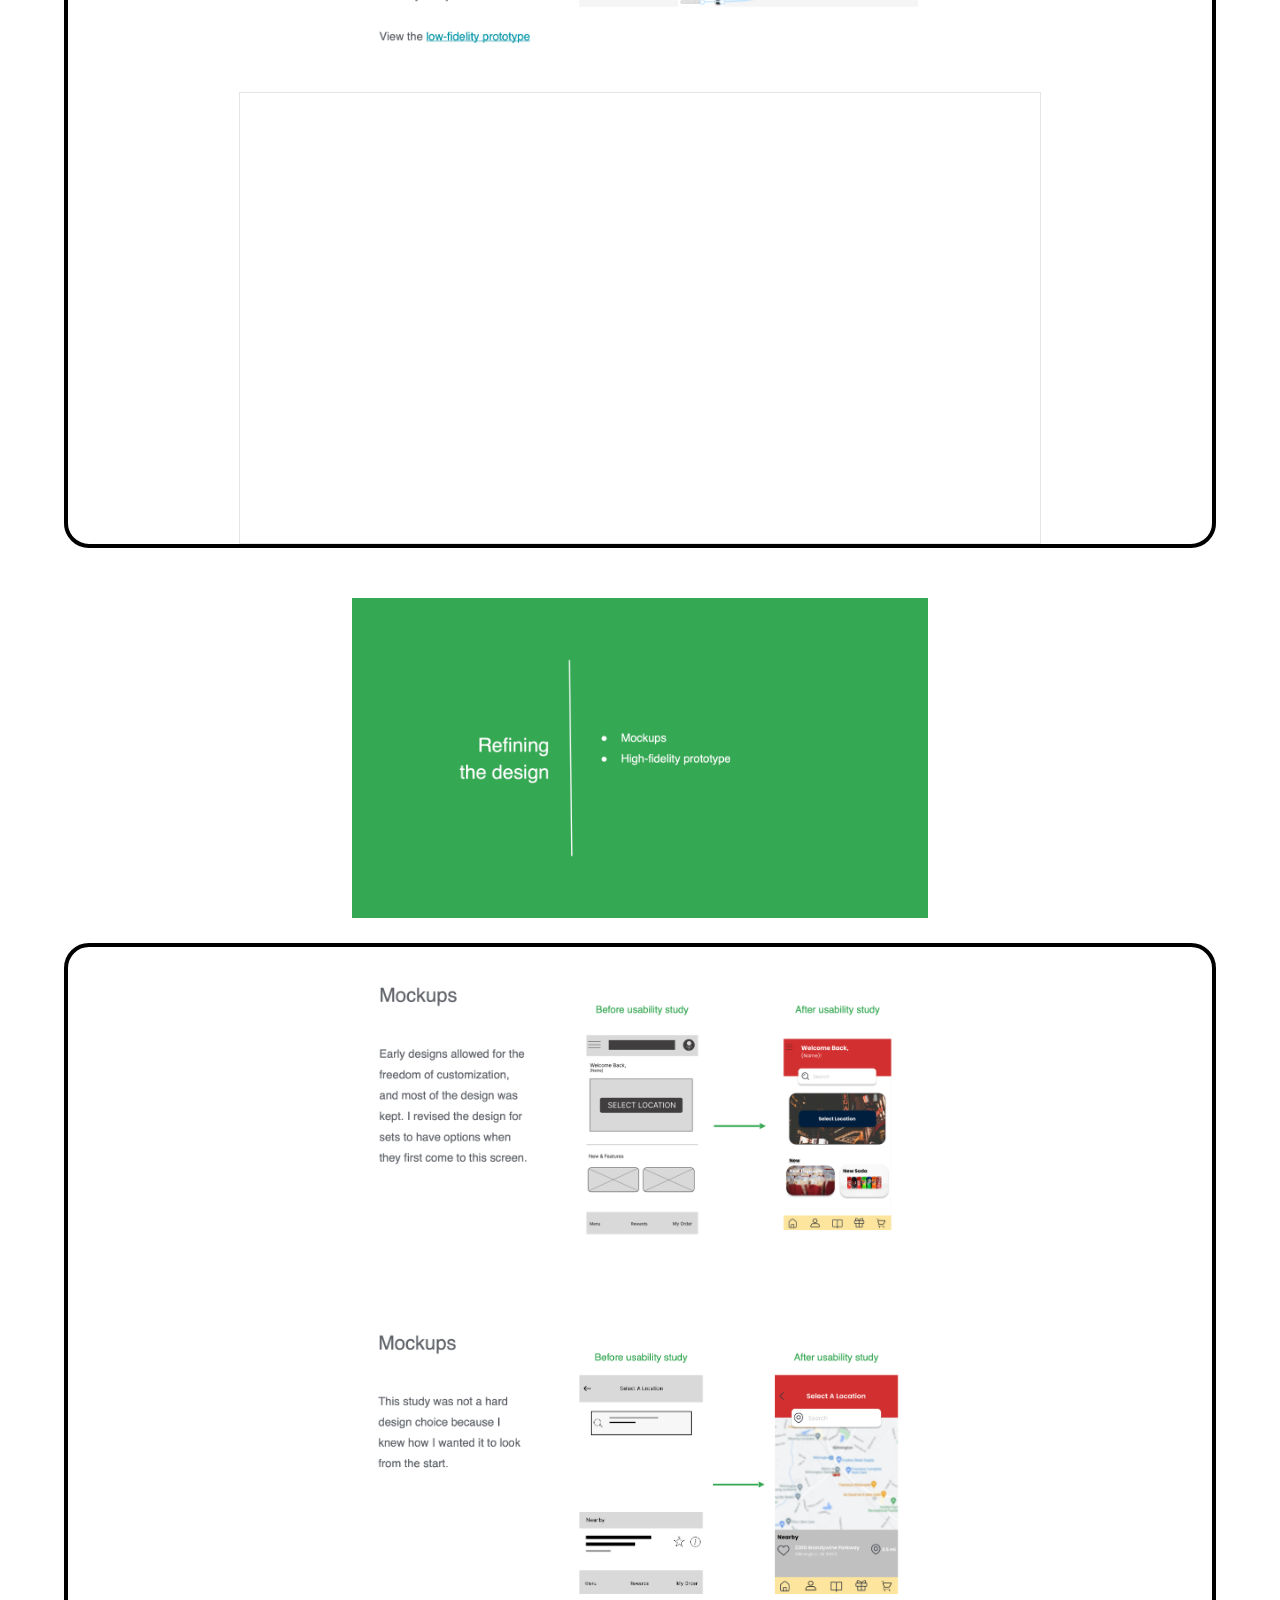
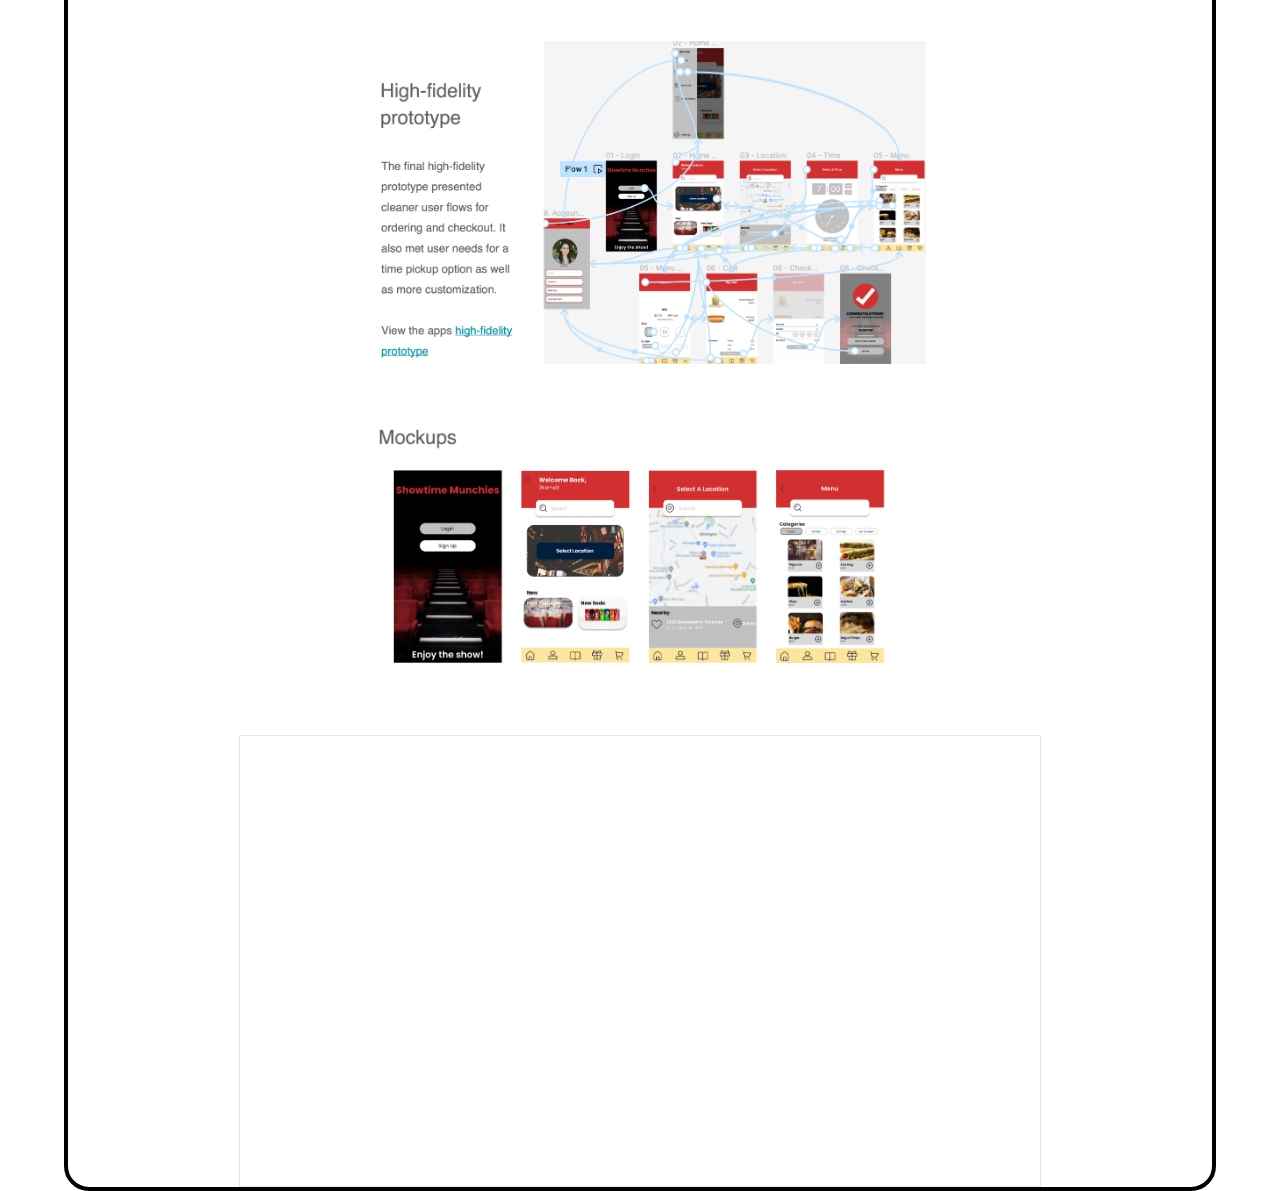
<file: project_three.html>
<!DOCTYPE html>
<html lang="en">
<head>
    <meta charset="UTF-8">
    <meta name="viewport" content="width=device-width, initial-scale=1.0">
    <title>My Portfolio</title>
    <link rel="stylesheet" href="css/style.css"/>
</head>
<body>
    <nav id="navigation">
        <div class="logo">Joseph Marino</div>
        <div>
            <ul class="nav-links">
                <a href="index.html">About</a>
                <a href="#experience">Experience</a>
                <a href="#projects">Projects</a>
                <a href="#contact">Contact</a>
            </ul>
        </div>
    </nav>
    <nav id="hamburger-nav">
        <div class="logo">Joseph Marino</div>
        <div class="hamburger-menu">
            <div class="hamburger-icon" onclick="toggleMenu()">
                <span></span>
                <span></span>
                <span></span>
            </div>
            <div class="menu-links">
                <li><a href="index.html" onclick="toggleMenu()">About</a></li>
                <li><a href="#experience" onclick="toggleMenu()">Experience</a></li>
                <li><a href="#projects" onclick="toggleMenu()" >Projects</a></li>
                <li><a href="#contact" onclick="toggleMenu()">Contact</a></li>
            </div>
        </div>
    </nav>
    <section id="projects">
        <h2>Duration</h2>
        <p class="section_text_p1"> 06.04.2023 - 08.04.2023 <br>9 Weeks</p>
        <br>
        <h2>Course</h2>
        <p class="section_text_p1">Google UX Design Certification</p>
        <br>
        <h2>Team Members</h2>
        <p class="section_text_p1">Joseph Marino</p>
        <br>
        <h2>Role</h2>
        <p class="section_text_p1">UX Designer</p>
        <br>
        <h2>Links</h2>
        <p class="section_text_p1">Low-Fidelity:<br>https://www.figma.com/file/gkx5zrp6OBPwUEANoLfi25/Showtime-Munchies-App?type=design&node-id=0%3A1&mode=design&t=eKulGvq2ygdjYO57-1</p>
        <br>
        <p class="section_text_p1">High-Fidelity:<br>https://www.figma.com/file/gkx5zrp6OBPwUEANoLfi25/Showtime-Munchies-App?type=design&node-id=117%3A19&mode=design&t=eKulGvq2ygdjYO57-1</p>
        <br>
        <h1 class="title">Showtime Munchies</h1>
        <img
        src="./images/theater.jpeg"
        alt="Gallery Image"
        width="50%"
        class="center"
        />
    </section>
    <section id="gallery">
        <div class="design">
            <img
            src="./images/overview.png"
            alt="Overview Image"
            class="center"/>
        </div>
        <br>
        <br>
        <div class="design">
            <img
            src="./images/over_project.png"
            alt="Overview Image"
            class="center"/>
        </div>
        <br>
        <br>
        <div>
            <img
            src="./images/user.png"
            alt="Overview Image"
            class="center"/>
        </div>
        <br>
        <div class="design">
            <img
            src="./images/persona.png"
            alt="Overview Image"
            class="center"/>
            <br>
            <img
            src="./images/map.png"
            alt="Overview Image"
            class="center"/>
        </div>
        <br>
        <br>
        <div>
            <img
            src="./images/design.png"
            alt="Overview Image"
            class="center"/>
        </div>
        <br>
        <div class="design">
            <img
            src="./images/paper.png"
            alt="Overview Image"
            class="center"/>
            <br>
            <img
            src="./images/wire.png"
            alt="Overview Image"
            class="center"/>
            <br>
            <img
            src="./images/wire_two.png"
            alt="Overview Image"
            class="center"/>
            <br>
            <img
            src="./images/low.png"
            alt="Overview Image"
            class="center"/>
            <br>
            <div style="display: flex; justify-content: center;">
                <iframe style="border: 1px solid rgba(0, 0, 0, 0.1);" width="800" height="450" src="https://www.figma.com/embed?embed_host=share&url=https%3A%2F%2Fwww.figma.com%2Ffile%2Fgkx5zrp6OBPwUEANoLfi25%2FShowtime-Munchies-App%3Ftype%3Ddesign%26node-id%3D0%253A1%26mode%3Ddesign%26t%3DeKulGvq2ygdjYO57-1" allowfullscreen></iframe>
            </div>
        </div>
        <br>
        <br>
        <div>
            <img
            src="./images/refine.png"
            alt="Overview Image"
            class="center"/>
        </div>
        <br>
        <div class="design">
            <img
            src="./images/mock.png"
            alt="Overview Image"
            class="center"/>
            <br>
            <img
            src="./images/mock_two.png"
            alt="Overview Image"
            class="center"/>
            <br>
            <img
            src="./images/high.png"
            alt="Overview Image"
            class="center"/>
            <br>
            <img
            src="./images/full.png"
            alt="Overview Image"
            class="center"/>
            <br>
            <div style="display: flex; justify-content: center;">
                <iframe style="border: 1px solid rgba(0, 0, 0, 0.1);" width="800" height="450" src="https://www.figma.com/embed?embed_host=share&url=https%3A%2F%2Fwww.figma.com%2Ffile%2Fgkx5zrp6OBPwUEANoLfi25%2FShowtime-Munchies-App%3Ftype%3Ddesign%26node-id%3D117%253A19%26mode%3Ddesign%26t%3DeKulGvq2ygdjYO57-1" allowfullscreen></iframe>
            </div>
        </div>
    </section>
    <script src="js/script.js"></script>
</body>
</html>
</file>
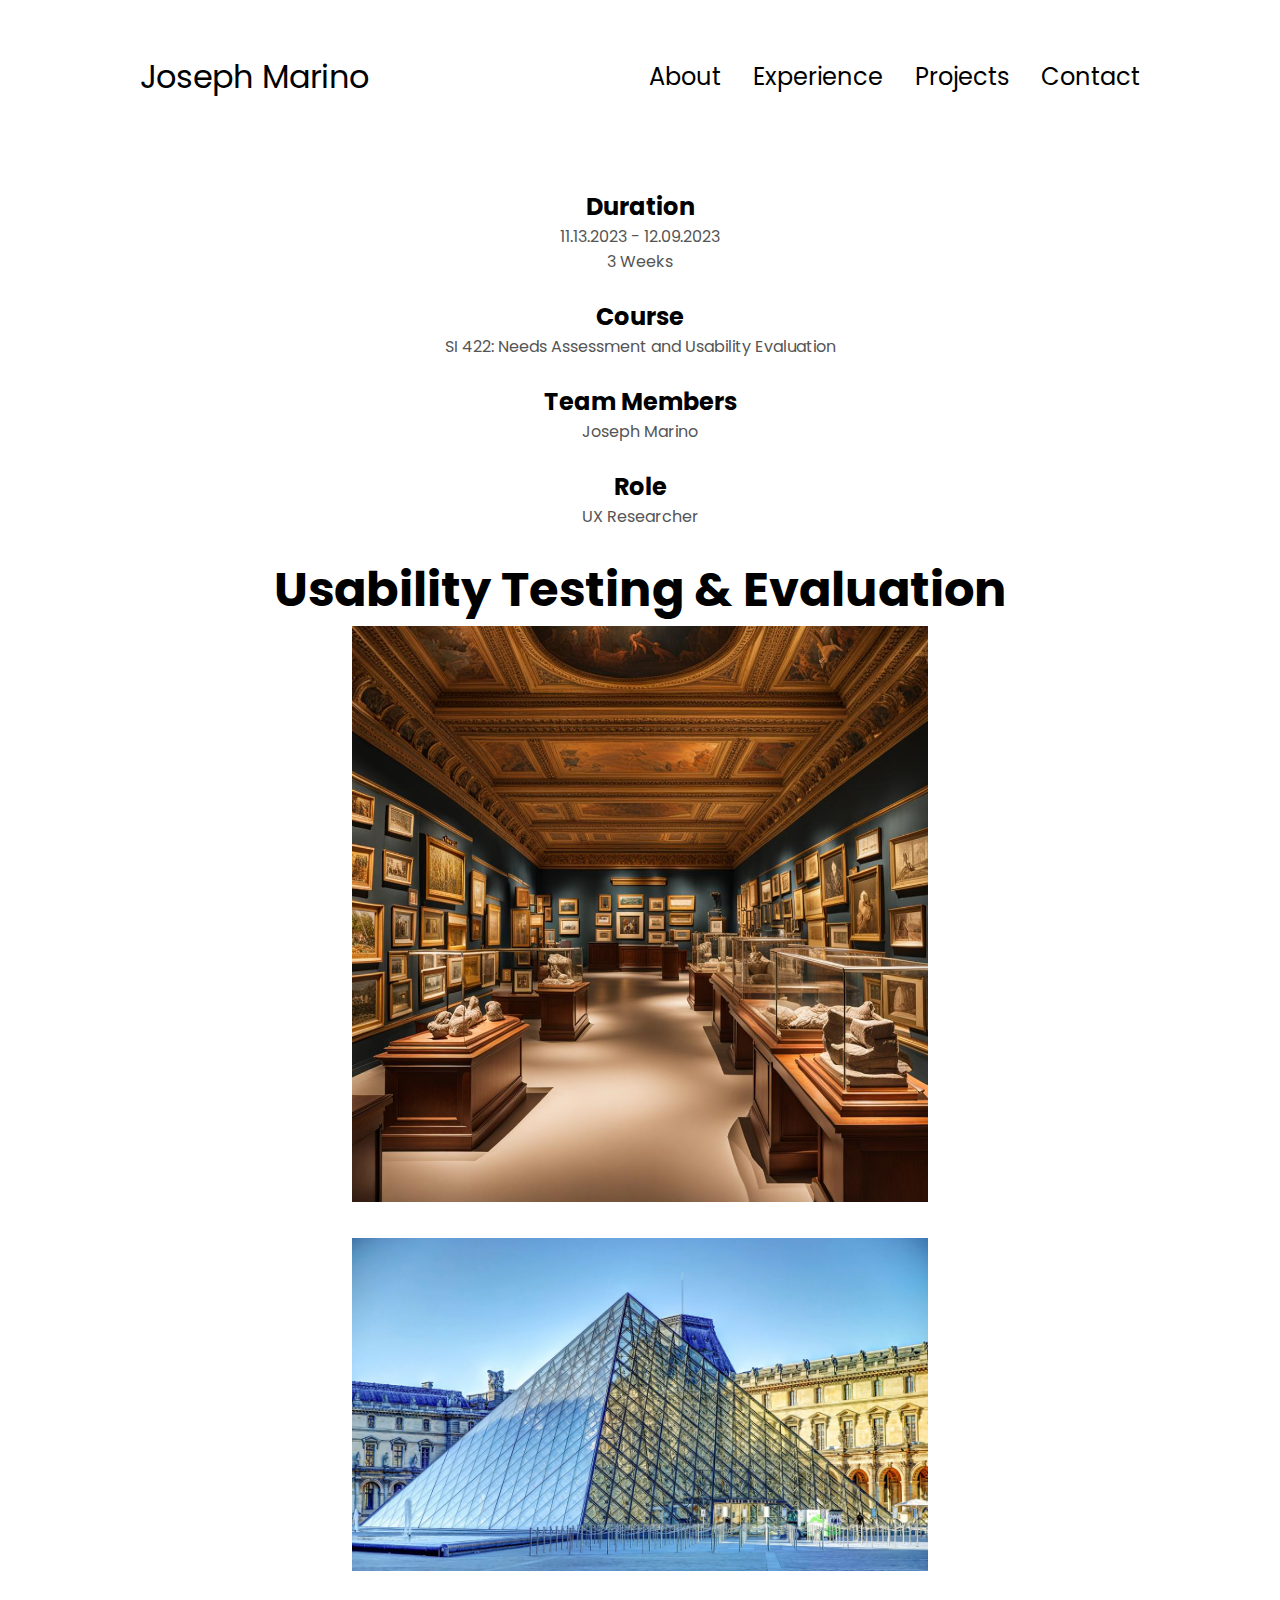
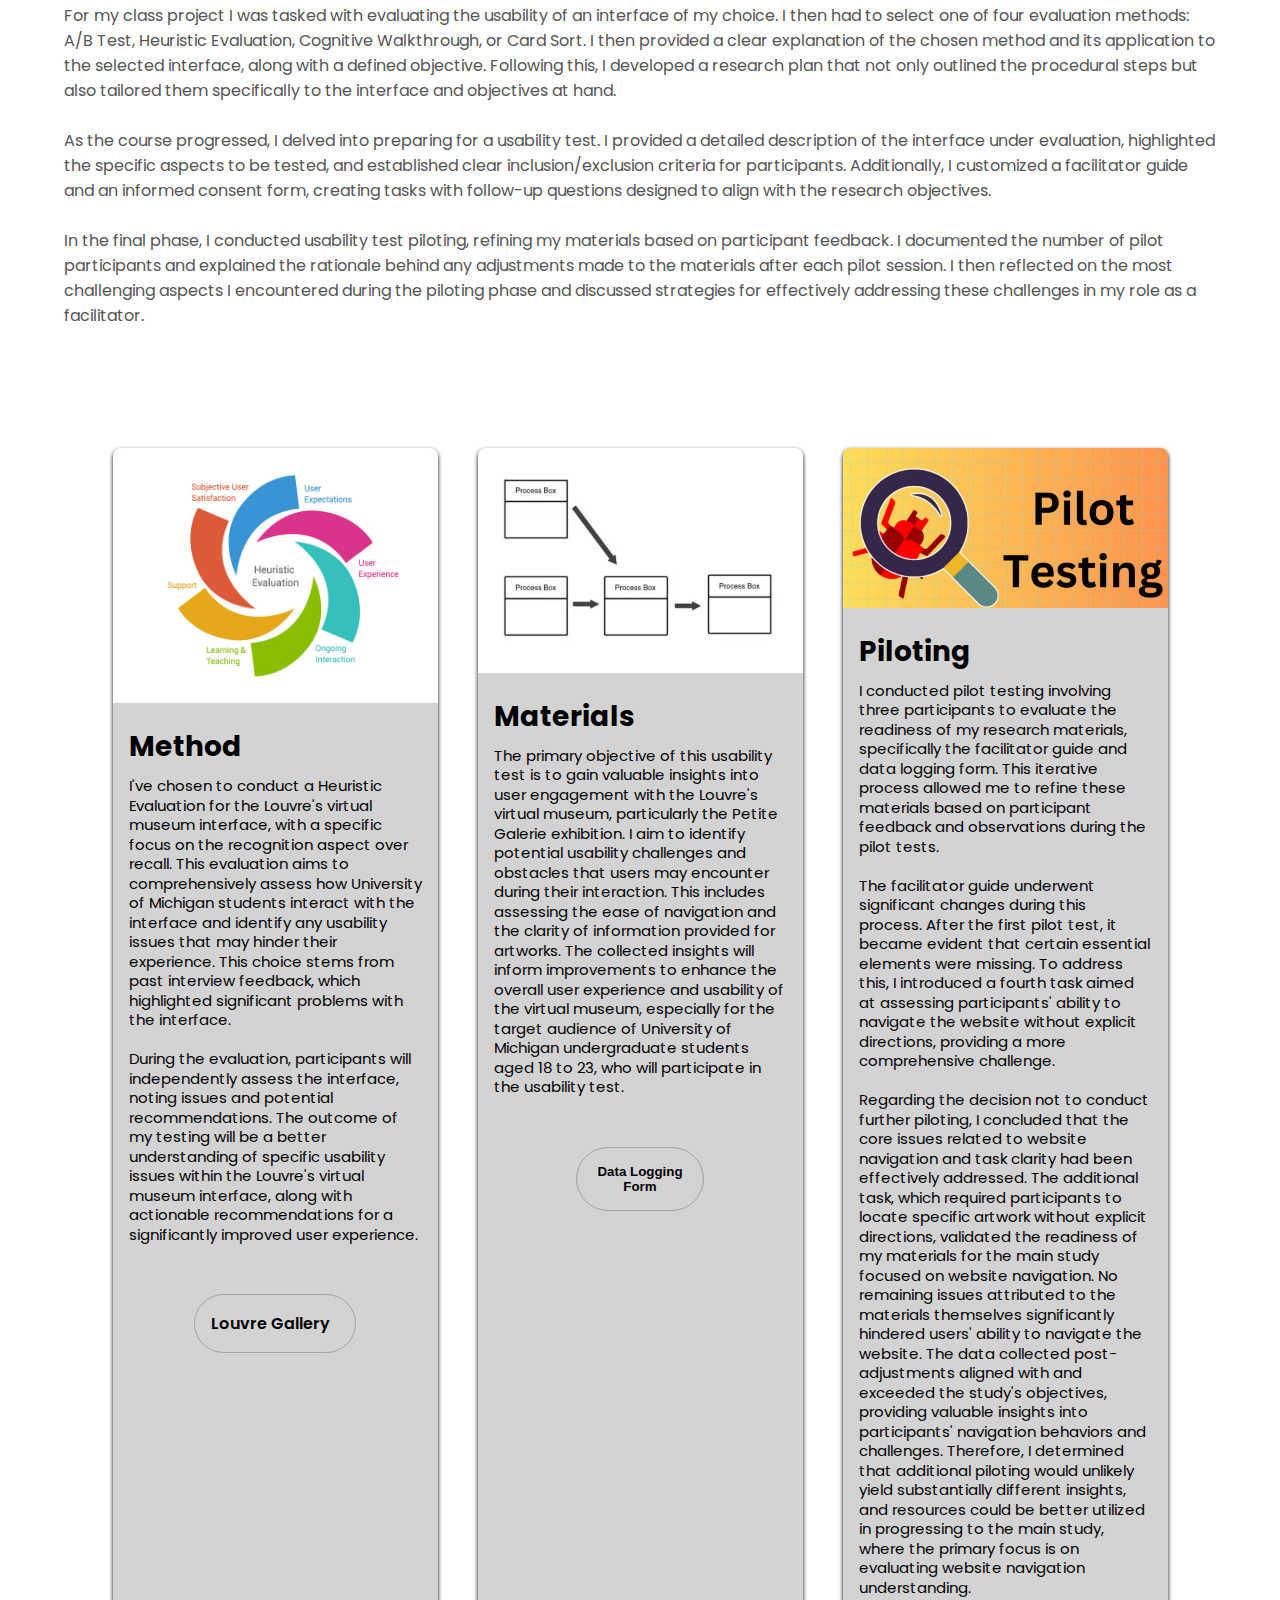
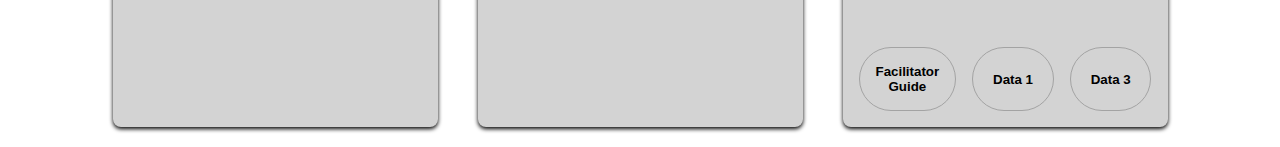
<file: project_two.html>
<!DOCTYPE html>
<html lang="en">
<head>
    <meta charset="UTF-8">
    <meta name="viewport" content="width=device-width, initial-scale=1.0">
    <title>My Portfolio</title>
    <link rel="stylesheet" href="css/style.css"/>
</head>
<body>
    <nav id="navigation">
        <div class="logo">Joseph Marino</div>
        <div>
            <ul class="nav-links">
                <a href="index.html">About</a>
                <a href="#experience">Experience</a>
                <a href="#projects">Projects</a>
                <a href="#contact">Contact</a>
            </ul>
        </div>
    </nav>
    <nav id="hamburger-nav">
        <div class="logo">Joseph Marino</div>
        <div class="hamburger-menu">
            <div class="hamburger-icon" onclick="toggleMenu()">
                <span></span>
                <span></span>
                <span></span>
            </div>
            <div class="menu-links">
                <li><a href="index.html" onclick="toggleMenu()">About</a></li>
                <li><a href="#experience" onclick="toggleMenu()">Experience</a></li>
                <li><a href="#projects" onclick="toggleMenu()" >Projects</a></li>
                <li><a href="#contact" onclick="toggleMenu()">Contact</a></li>
            </div>
        </div>
    </nav>
    <section id="projects">
        <h2>Duration</h2>
        <p class="section_text_p1">11.13.2023 - 12.09.2023<br>3 Weeks</p>
        <br>
        <h2>Course</h2>
        <p class="section_text_p1">SI 422: Needs Assessment and Usability Evaluation</p>
        <br>
        <h2>Team Members</h2>
        <p class="section_text_p1">Joseph Marino</p>
        <br>
        <h2>Role</h2>
        <p class="section_text_p1">UX Researcher</p>
        <br>
        <h1 class="title">Usability Testing & Evaluation</h1>
        <img
        src="./images/tour.jpg"
        alt="Gallery Image"
        width="50%"
        class="center"
        />
    </section>
    
    <section>
        <img
        src="./images/gallery.png"
        alt="Gallery Image"
        width="50%"
        class="center"
    />
        <div class="about-details-container">
            <div class="about-container">
                </div>
                <div class="text-container">
                    <p>For my class project I was tasked with evaluating the usability of an interface of my choice. 
                    I then had to select one of four evaluation methods: A/B Test, Heuristic Evaluation, Cognitive Walkthrough, or Card Sort. 
                    I then provided a clear explanation of the chosen method and its application to the selected interface, along with a defined objective. Following this, I developed a research plan that not only outlined the procedural steps but also tailored them specifically to the interface and objectives at hand.
                    <br>
                    <br>
                    As the course progressed, I delved into preparing for a usability test. 
                    I provided a detailed description of the interface under evaluation, highlighted the specific aspects to be tested, and established clear inclusion/exclusion criteria for participants. 
                    Additionally, I customized a facilitator guide and an informed consent form, creating tasks with follow-up questions designed to align with the research objectives.
                    <br>
                    <br>
                    In the final phase, I conducted usability test piloting, refining my materials based on participant feedback. 
                    I documented the number of pilot participants and explained the rationale behind any adjustments made to the materials after each pilot session. 
                    I then reflected on the most challenging aspects I encountered during the piloting phase and discussed strategies for effectively addressing these challenges in my role as a facilitator.
                </p>
                </div>
            </div>
        </div>
        <div class="card-container">
            <div class="card">
                <img src="./images/pic-one.jpg">
                <div class="card-content">
                    <h3>Method</h3>
                    <p>I've chosen to conduct a Heuristic Evaluation for the Louvre's virtual museum interface, with a specific focus on the recognition aspect over recall. 
                    This evaluation aims to comprehensively assess how University of Michigan students interact with the interface and identify any usability issues that may hinder their experience. 
                    This choice stems from past interview feedback, which highlighted significant problems with the interface.
                    <br>
                    <br>
                    During the evaluation, participants will independently assess the interface, noting issues and potential recommendations. 
                    The outcome of my testing will be a better understanding of specific usability issues within the Louvre's virtual museum interface, along with actionable recommendations for a significantly improved user experience.
                </p>
                    <br>
                    <br>
                    <div class="btn-container">
                        <a href="#" class="btn btn-color-2 project-btn" onclick="window.open('https://petitegalerie.louvre.fr/visite-virtuelle/saison6/')">Louvre Gallery</a>
                    </div>
                </div>
            </div>
            <div class="card">
                <img src="./images/pic-two.png">
                <div class="card-content">
                    <h3>Materials</h3>
                    <p>The primary objective of this usability test is to gain valuable insights into user engagement with the Louvre's virtual museum, particularly the Petite Galerie exhibition. 
                    I aim to identify potential usability challenges and obstacles that users may encounter during their interaction. 
                    This includes assessing the ease of navigation and the clarity of information provided for artworks. 
                    The collected insights will inform improvements to enhance the overall user experience and usability of the virtual museum, especially for the target audience of University of Michigan undergraduate students aged 18 to 23, who will participate in the usability test.</p>
                    <br>
                    <br>
                    <div class="btn-container">
                        <button 
                            class="btn btn-color-2 project-btn" 
                            onclick="window.open('./assests/data.pdf')"
                        >
                            Data Logging Form
                        </button>
                    </div>
                </div>
            </div>
            <div class="card">
                <img src="./images/pic-three.png">
                <div class="card-content">
                    <h3>Piloting</h3>
                    <p>I conducted pilot testing involving three participants to evaluate the readiness of my research materials, specifically the facilitator guide and data logging form. 
                    This iterative process allowed me to refine these materials based on participant feedback and observations during the pilot tests.
                    <br>
                    <br>
                    The facilitator guide underwent significant changes during this process. 
                    After the first pilot test, it became evident that certain essential elements were missing. 
                    To address this, I introduced a fourth task aimed at assessing participants' ability to navigate the website without explicit directions, providing a more comprehensive challenge.
                    <br>
                    <br>
                    Regarding the decision not to conduct further piloting, I concluded that the core issues related to website navigation and task clarity had been effectively addressed. 
                    The additional task, which required participants to locate specific artwork without explicit directions, validated the readiness of my materials for the main study focused on website navigation. 
                    No remaining issues attributed to the materials themselves significantly hindered users' ability to navigate the website. 
                    The data collected post-adjustments aligned with and exceeded the study's objectives, providing valuable insights into participants' navigation behaviors and challenges. 
                    Therefore, I determined that additional piloting would unlikely yield substantially different insights, and resources could be better utilized in progressing to the main study, where the primary focus is on evaluating website navigation understanding.
                    </p>
                    <br>
                    <br>
                    <div class="btn-container">
                        <button 
                            class="btn btn-color-2 project-btn" 
                            onclick="window.open('./assests/guide.pdf')"
                        >
                            Facilitator Guide
                        </button>
                        <button 
                            class="btn btn-color-2 project-btn" 
                            onclick="window.open('./assests/form.pdf')"
                        >
                            Data 1
                        </button>
                        <button 
                            class="btn btn-color-2 project-btn" 
                            onclick="window.open('./assests/form-two.pdf')"
                        >
                            Data 3
                        </button>
                    </div>
                </div>
            </div>
        </div>
    </section>
    <script src="js/script.js"></script>
</body>
</html>
</file>
<file: css/style.css>
@import url('https://fonts.googleapis.com/css2?family=Poppins:wght@300;400;500;600&display=swap');

/* General Start*/

*{
    margin: 0;
    padding: 0;
}
body{
    font-family: 'Poppins', sans-serif;
}
html{
    scroll-behavior: smooth;
}
p{
    color: rgba(85, 85, 85);
}

/* General End */

/* Transition */

a, 
.btn {
    transition: all 300ms ease
}

/* Transition End */

/* Navigation */

nav, 
.nav-links {
    display: flex;
}
nav{
    justify-content: space-around;
    align-items: center;
    height: 17vh;
}
.nav-links{
    gap: 2rem;
    list-style: none;
    font-size: 1.5rem;
}
a{
    color: black;
    text-decoration: none;
    text-decoration-color: white;
}
a:hover{
    color: grey;
    text-decoration: underline;
    text-underline-offset: 1rem;
    text-decoration-color: rgb(181, 181, 181);
}
.logo{
    font-size: 2rem;
}
.logo:hover{
    cursor: default;
}

/* Navigation End */

/* Hamburger Menu */
#hamburger-nav {
    display: none;
}
.hamburger-menu{
    position: relative;
    display: inline-block;
}
.hamburger-icon{
    display: flex;
    flex-direction: column;
    justify-content: space-between;
    height: 24px;
    width: 30px;
    cursor: pointer;
}
.hamburger-icon span{
    width: 100%;
    height: 2px;
    background-color: black;
    transition: all 0.3 ease-in-out;
}
.menu-links {
    position: absolute;
    top: 100%;
    right: 0;
    background-color: white;
    width: fit-content;
    max-height: 0;
    overflow: hidden;
    transition: all 0.3 ease-in-out;
}
.menu-links a {
    display: block;
    padding: 10px;
    text-align: center;
    font-size: 1.5rem;
    color: black;
    text-decoration: none;
    transition: all 0.3 ease-in-out;
}
.menu-links li {
    list-style: none;
}
.menu-links.open{
    max-height: 300px;
}
.hamburger-icon.open span:first-child {
    transform: rotate(45deg) translate(10px,5px);
}
.hamburger-icon.open span:nth-child(2) {
    opacity: 0;
}
.hamburger-icon.open span:last-child {
    transform: rotate(-45deg) translate(10px,-5px);
}
.hamburger-icon span:first-child{
    transform: none;

}
.hamburger-icon span:first-child{
    opacity: 1;
    
}
.hamburger-icon span:first-child{
    transform: none;
    
}

/* Hamburger End */

/* Section */

section{
    padding-top: 4vh;
    height: 96vh;
    margin: 0 10rem;
    box-sizing: border-box;
    min-height: fit-content;
}
.section-container {
    display: flex;
}

/* Section End */

/* Profile Section */

#profile {
    display: flex;
    justify-content: center;
    gap: 5rem;
    height: 80vh;
}
.section_pic-container {
    display: flex;
    height: 400px;
    width: 400px;
    margin: auto 0;
}
.section_text {
    align-self: center;
    text-align: center;
}
.section_text p {
    font-weight: 600;
}
.section_text_p1{
    text-align: center;
}
.section_text_p2{
    font-size: 1.75rem;
    margin-bottom: 1rem;
}
.title{
    font-size: 3rem;
    text-align: center;
}
#socials {
    display: flex;
    justify-content: center;
    margin-top: 1rem;
    gap: 1rem;
}
/* Profile Secction End */

/* Icons */
.icon{
    cursor: pointer;
    height: 2rem;
}

/* Icon End */

/* Buttons */

.btn-container {
    display: flex;
    justify-content: center;
    gap: 1rem;
}
.btn {
    font-weight: 600;
    transition: all 300s ease;
    padding: 1rem;
    width: 8rem;
    border-radius: 2rem;
}
.btn-color-2 {
    border: rgb(53, 53, 53) 0.1rem solid;
}
.btn-color-2:hover {
    cursor: pointer;
}
.btn-color-2:hover {
    border: rgb(53, 53, 53);
}
.btn-color-2 {
    background: none;
}
.btn-color-2:hover{
    border: rgb(255, 255, 255) 0.1rem solid;
}
.btn-container{
    gap: 1rem;
}

/* Buttons End */

/* About Section */

#about {
    position: relative;
}
.about-container {
    gap: 2rem;
    margin-bottom: 2rem;
    margin-top: 2rem;
}
.about-details-container {
    justify-content: center;
    flex-direction: column;
}
.about-container,
.about-details-container{
    display: flex;
}
.about-pic {
    border-radius: 2rem;
}
.arrow {
    position: absolute;
    right: -5rem;
    bottom: 2.5rem;
}
.details-container {
    padding: 1.5rem;
    flex: 1;
    background: white;
    border-radius: 2rem;
    border: rgb(53, 53, 53) 0.1rem solid;
    border-color: rgb(163, 163, 163);
    text-align: center;
}
.section-container{
    gap: 4rem;
    height: 80%;
}
.section_pic-container {
    height: 400px;
    width: 400px;
    margin: auto 0;
}
/* About End */
/* Experience Section */

#experience {
    position: relative;
}
.experience-sub-title {
    color: rgb(85, 85, 85);
    font-weight: 600;
    font-size: 1.75rem;
    margin-bottom: 2rem;
}
.experience-details-container{
    display: flex;
    justify-content: center;
    flex-direction: column;
}
.article-container{
    display: flex;
    text-align: initial;
    flex-wrap: wrap;
    flex-direction: row;
    gap: 2.5rem;
    justify-content: space-around;
}
article {
    display: flex;
    width: 10rem;
    justify-content: space-around;
    gap: 0.5rem;
}
article .icon {
    cursor: default;
}
/* Experience Section End*/

/*Projects Section */
#projects {
    position: relative;
}
#projects h2{
    text-align: center;
}
.color-container {
    border-color: rgb(163, 163, 163);
    background: rgb(250, 250, 250);
}
.project-img {
    border-radius: 2rem;
    width: 90%;
    height: 90%;
}
.project-title{
    margin: 1rem;
    color: black;
}
.project-btn {
    color: black;
    border-color: rgb(163, 163, 163);
}
#project-one{
    padding-top: 315vh;
    height: 96vh;
    margin: 0 10rem;
    box-sizing: border-box;
    min-height: fit-content;
}

/* Projects Section End */

/* Contact */
#contact {
    display: flex;
    justify-content: center;
    flex-direction: column;
    height: 70vh;
}
.contact-info-upper-container {
    display: flex;
    justify-content: center;
    border-radius: 2rem;
    border: rgb(53, 53, 53) 0.1rem solid;
    border-color: rgb(163, 163, 163);
    background: rgb(250, 250, 250);
    margin: 2rem auto;
    padding: 0.5rem;
}
.contact-info-container{
    display: flex;
    align-items: center;
    justify-content: center;
    gap: 0.5rem;
    margin: 1rem;
}
.contact-info-container p{
    font-size: larger;
}
.contact-icon{
    cursor: default;
}
.email-icon {
    height: 2.5rem;
}
/* Contact End */

/*Footer Start */
footer {
    height: 26vh;
    margin: 0 1rem;
}
footer p{
    text-align: center;
}
/* Footer End */

/* Project 1 */
#time *{
    box-sizing: border-box;
}
#time p{
    color: white;
}
.timeline{
    position: relative;
    max-width: 1200px;
    margin: 100px auto;
}
.container-one{
    padding: 10px 50px;
    position: relative;
    width: 50%;
    animation: movedown 1s linear forwards;
    opacity: 0;
}
.text-box {
    padding: 20px 30px;
    background: rgb(163, 163, 163);
    position: relative;
    border-radius: 6px;
    font-size: 15px;
}
.left{
    left: 0;
}
.right {
    left: 50%;
}
.timeline::after{
    content: '';
    position: absolute;
    width: 6px;
    height: 100%;
    background: black;
    top: 0;
    left: 50%;
    margin-left: -3px;
    z-index: -1;
    animation: moveline 6s linear forwards;
}
.text-box h2{
    font-weight: 600;
}
.text-box small{
    display: inline-block;
    margin-bottom: 15px;
}
.left-arrow{
    height: 0;
    width: 0;
    position: absolute;
    top: 28px;
    z-index: 1;
    border-top: 15px solid transparent;
    border-bottom: 15px solid transparent;
    border-left: 15px solid rgb(163, 163, 163);
    right: -15px;
}
.right-arrow{
    height: 0;
    width: 0;
    position: absolute;
    top: 28px;
    z-index: 1;
    border-top: 15px solid transparent;
    border-bottom: 15px solid transparent;
    border-right: 15px solid rgb(163, 163, 163);
    left: -15px;
}
.center{
    display: block;
    margin-left: auto;
    margin-right: auto;
    width: 50%;
}

.container-one:nth-child(1){
    animation-delay: 0s;
}
.container-one:nth-child(2){
    animation-delay: 1s;
}
.container-one:nth-child(3){
    animation-delay: 2s;
}
.container-one:nth-child(4){
    animation-delay: 3s;
}
.container-one:nth-child(5){
    animation-delay: 4s;
}
.container-one:nth-child(6){
    animation-delay: 5s;
}
.container-one:nth-child(7){
    animation-delay: 6s;
}
.container-one:nth-child(8){
    animation-delay: 7s;
}
.container-one:nth-child(9){
    animation-delay: 8s;
}
.container-one:nth-child(10){
    animation-delay: 9s;
}
#time .btn-container {
    display: flex;
    justify-content: center;
    gap: 1rem;
}
#time .btn {
    font-weight: 600;
    transition: all 300s ease;
    padding: 1rem;
    width: 8rem;
    border-radius: 2rem;
}
#time .btn-color-2 {
    border: rgb(53, 53, 53) 0.1rem solid;
}
#time .btn-color-2:hover {
    cursor: pointer;
}
#time .btn-color-2:hover {
    border: rgb(53, 53, 53);
}
#time .btn-color-2 {
    background: none;
}
#time .btn-color-2:hover{
    border: rgb(255, 255, 255) 0.1rem solid;
}
#time .btn-container{
    gap: 1rem;
}

/* Project 1 End */

/* Project 2 Start */
.card-container{
    display: flex;
    justify-content: center;
    flex-wrap: wrap;
    margin-top: 100px;
}
.card{
    width: 325px;
    background-color: lightgray;
    border-radius: 8px;
    overflow: hidden;
    box-shadow: 0px 2px 4px rgba(0, 0, 0, 20);
    margin: 20px;
}
.card img{
    width: 100%;
    height: auto;
}
.card-content{
    padding: 16px;
}
.card-content h3{
    font-size: 28px;
    margin-bottom: 8px;
}
.card-content p{
    color: black;
    font-size: 15px;
    line-height: 1.3;
}
/* End */

/* Project 3 */

.design {
    border-radius: 25px;
    border: 4px solid black;
}

/* Keyframes */

@keyframes moveline {
    0%{
        height: 0;
    }
    100%{
        height: 100%;
    }
}
@keyframes movedown {
    0%{
        opacity: 1;
        transform: translateY(-30px);
    }
    100%{
        opacity: 1;
        transform: translateY(0px);
    }
}

/* Media Queries */
@media screen and (max-width: 2000px){
    #profile {
        height: 83vh;
        margin-bottom: 6rem;
    }
    .about-container{
        flex-wrap: wrap;
    }
    .timeline{
        max-width: 100%;
        margin: 50px auto;
    }
    #experience, 
    .experience-details-container {
        margin-top: 2rem;
    }
    #profile,
    .section-container {
        display: block;
    }
    .arrow {
        display: none;
    }
    section,
    .section-container {
        height: fit-content;
    }
    section {
        margin: 0 5%;
    }
    .section_pic-container{
        margin: 0 auto 2rem;
    }
    .about-container{
        margin-top: 0;
    }
}

@media screen and (max-width: 1200px) {
    #navigation {
        display: none;
    }
    #hamburger-nav {
        display: flex;
    }
    
}

@media screen and (max-width: 600px) {
    #contact,
    footer {
        height: 40vh;
    }
    #profile {
        height: 83vh;
        margin-bottom: 0;
    }
    article {
        font-size: 1rem;
    }
    footer nav{
        height: fit-content;
        margin-bottom: 2rem;
    }
    .about-container,
    .contact-info-upper-container,
    .btn-container {
        flex-wrap: wrap;
    }
    .contact-info-container{
        margin: 0;
    }
    .contact-info-container p,
    .nav-links a {
        font-size: 1rem;
    }
    .experience-sub-title{
        font-size: 1.25rem;
    }
    .logo {
        font-size: 1.5rem;
    }
    .nav-links {
        flex-direction: column;
        gap: 0.5rem;
        text-align: center;
    }
    .section_pic-container {
        width: auto;
        height: 46vw;
        justify-content: center;
    }
    .section_text_p2 {
        font-size: 1.25rem;
    }
    .title{
        font-size: 2rem;
    }
    .text-container {
        text-align: justify;
    }
    .timeline{
        margin: 50px auto;
    }
    .timeline::after{
        left: 31px;
    }
    .container-one{
        width: 100%;
        padding-left: 80px;
        padding-right: 25px;
    }
    .text-box{
        font-size: 13px;
    }
    .text-box small{
        margin-bottom: 10px;
    }
    .right{
        left: 0;
    }
    .left-arrow,
    .right-arrow{
        border-right: 15px solid rgb(163, 163, 163);
        border-left: 0;
        left: -15px;
    }
}


/* Media Queries End */
</file>
